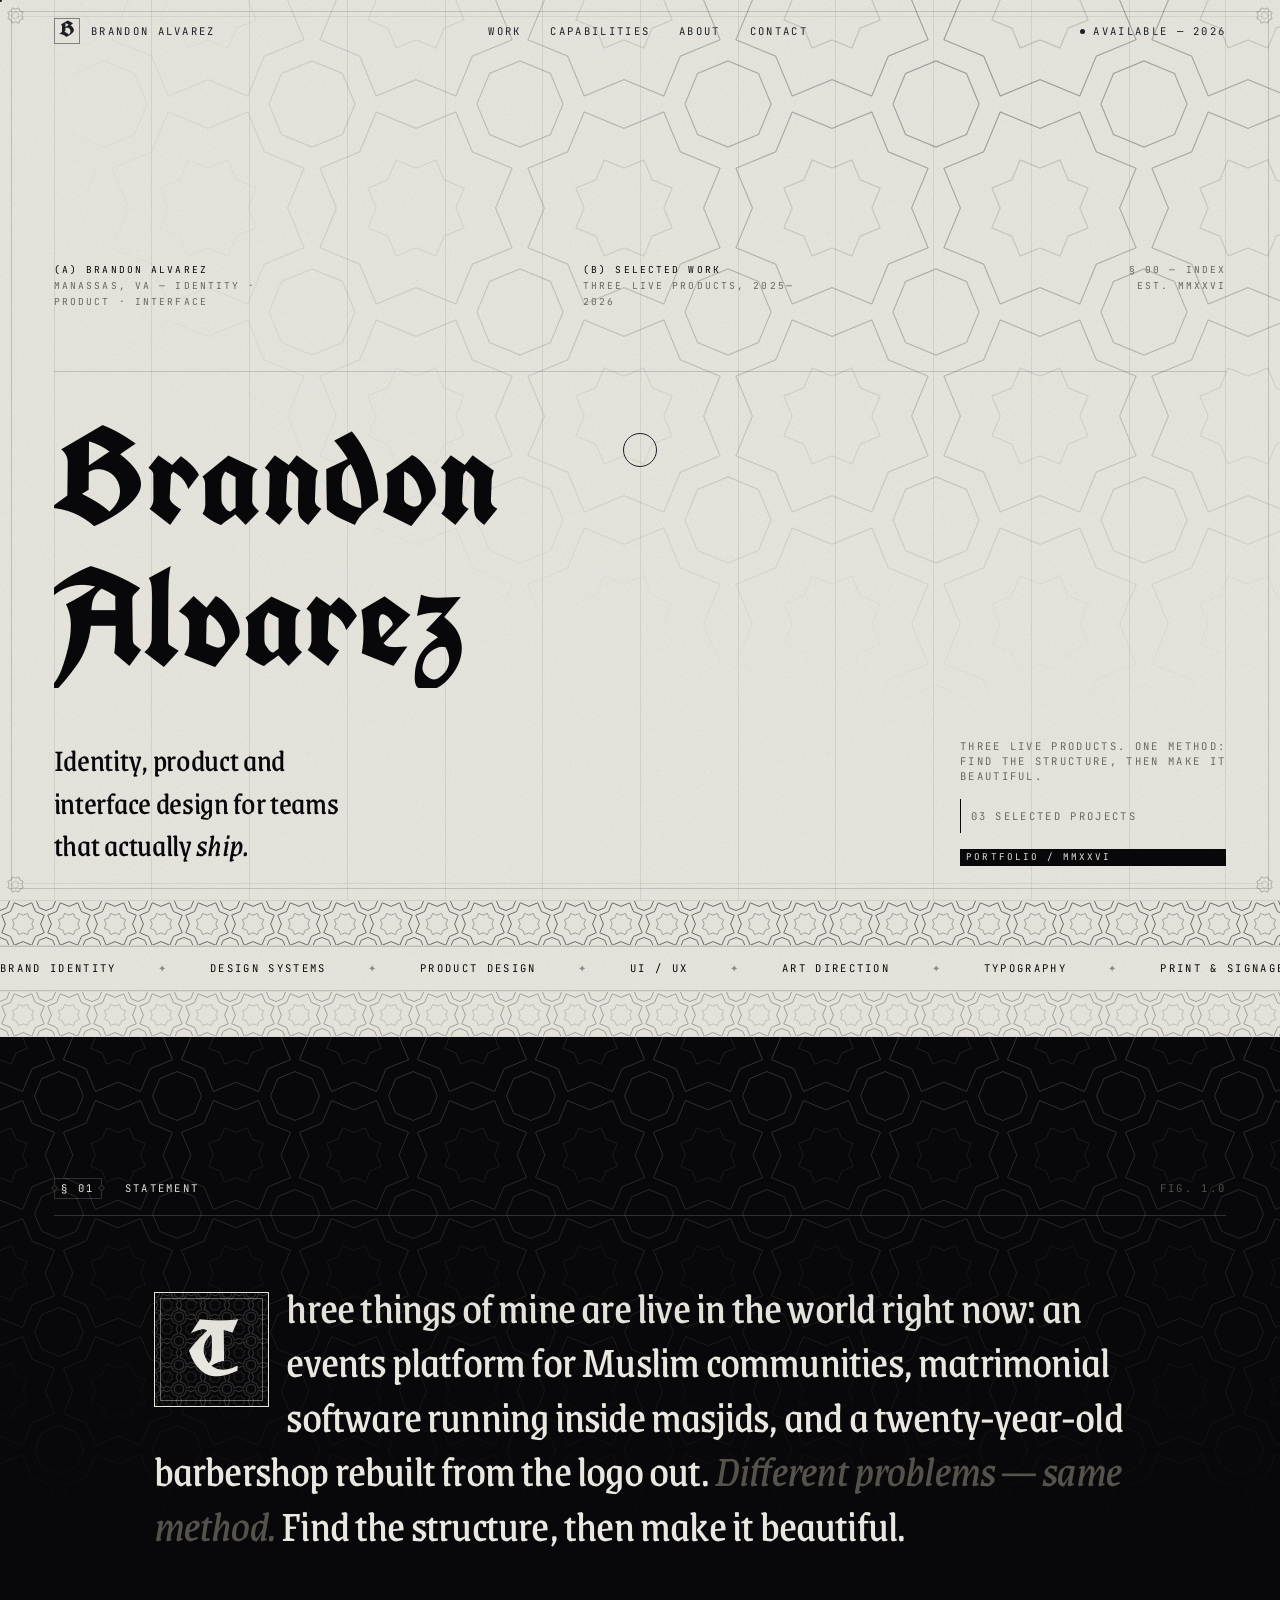
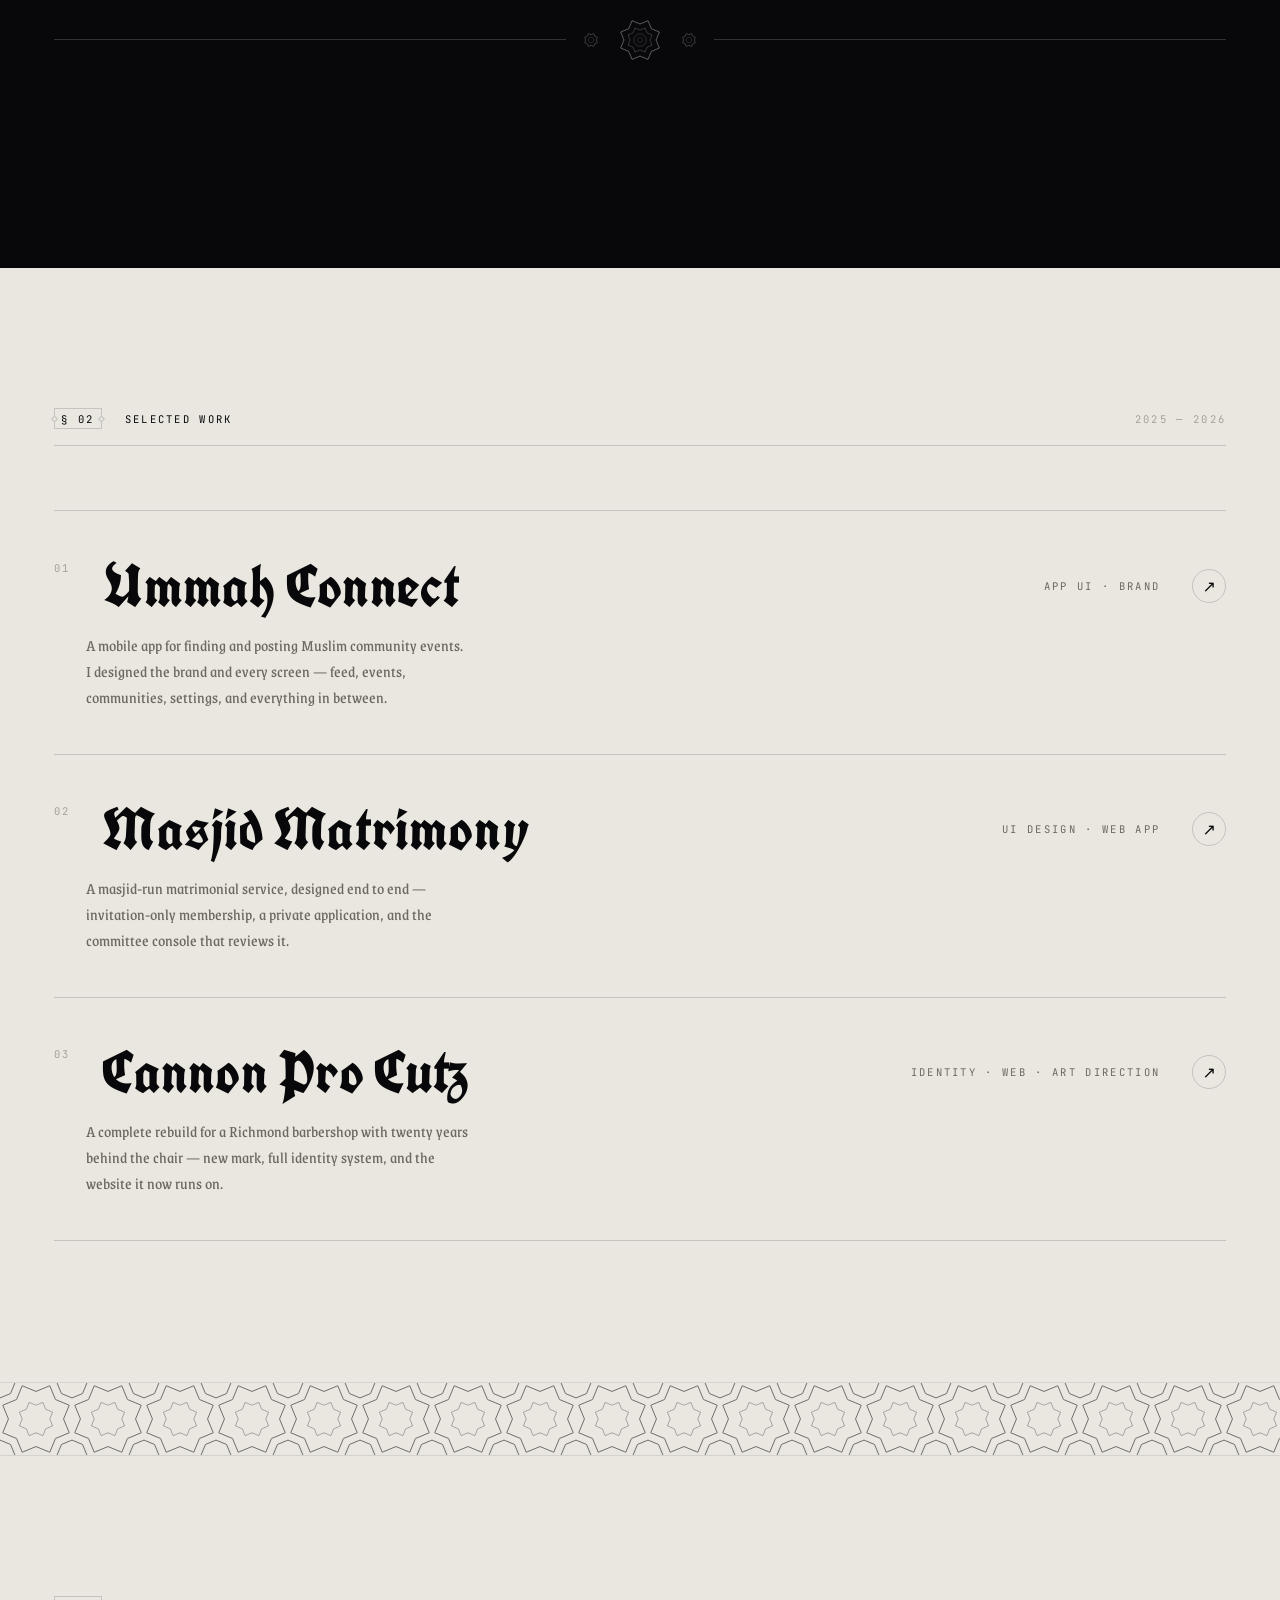
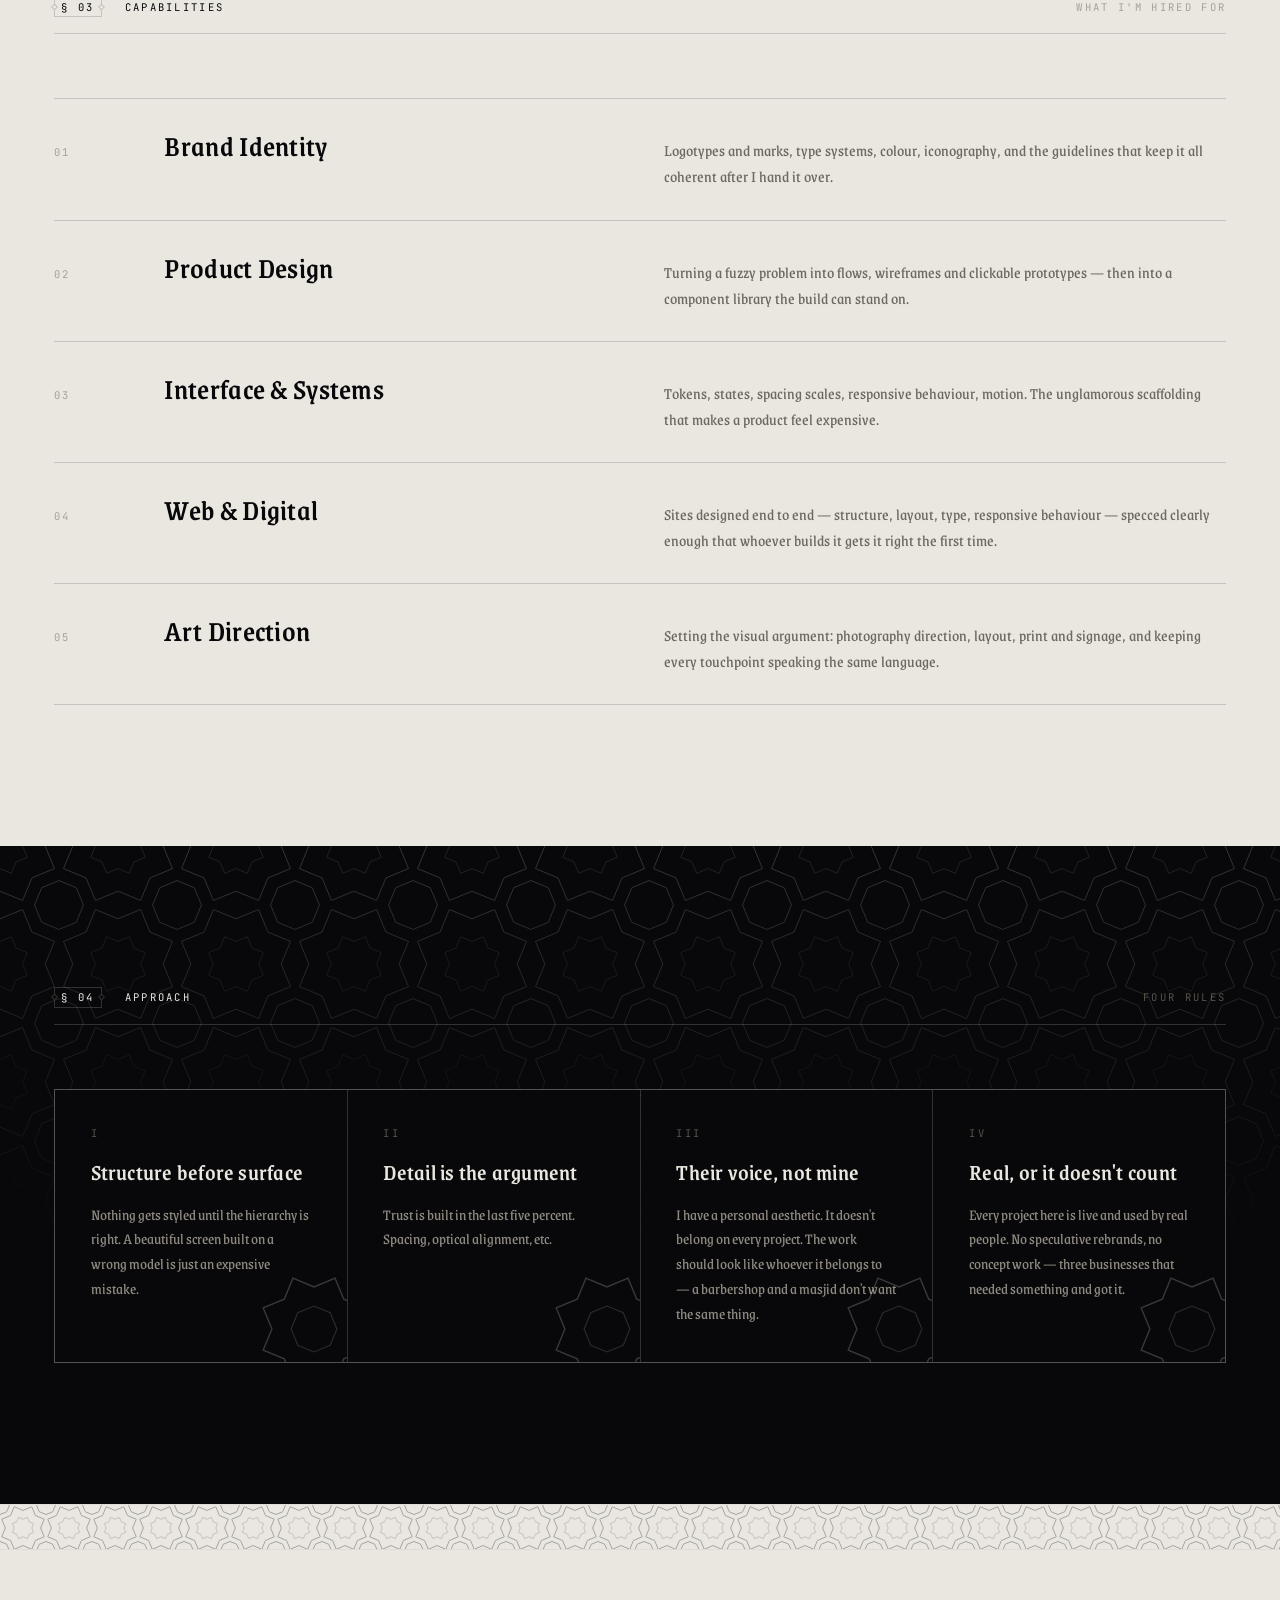
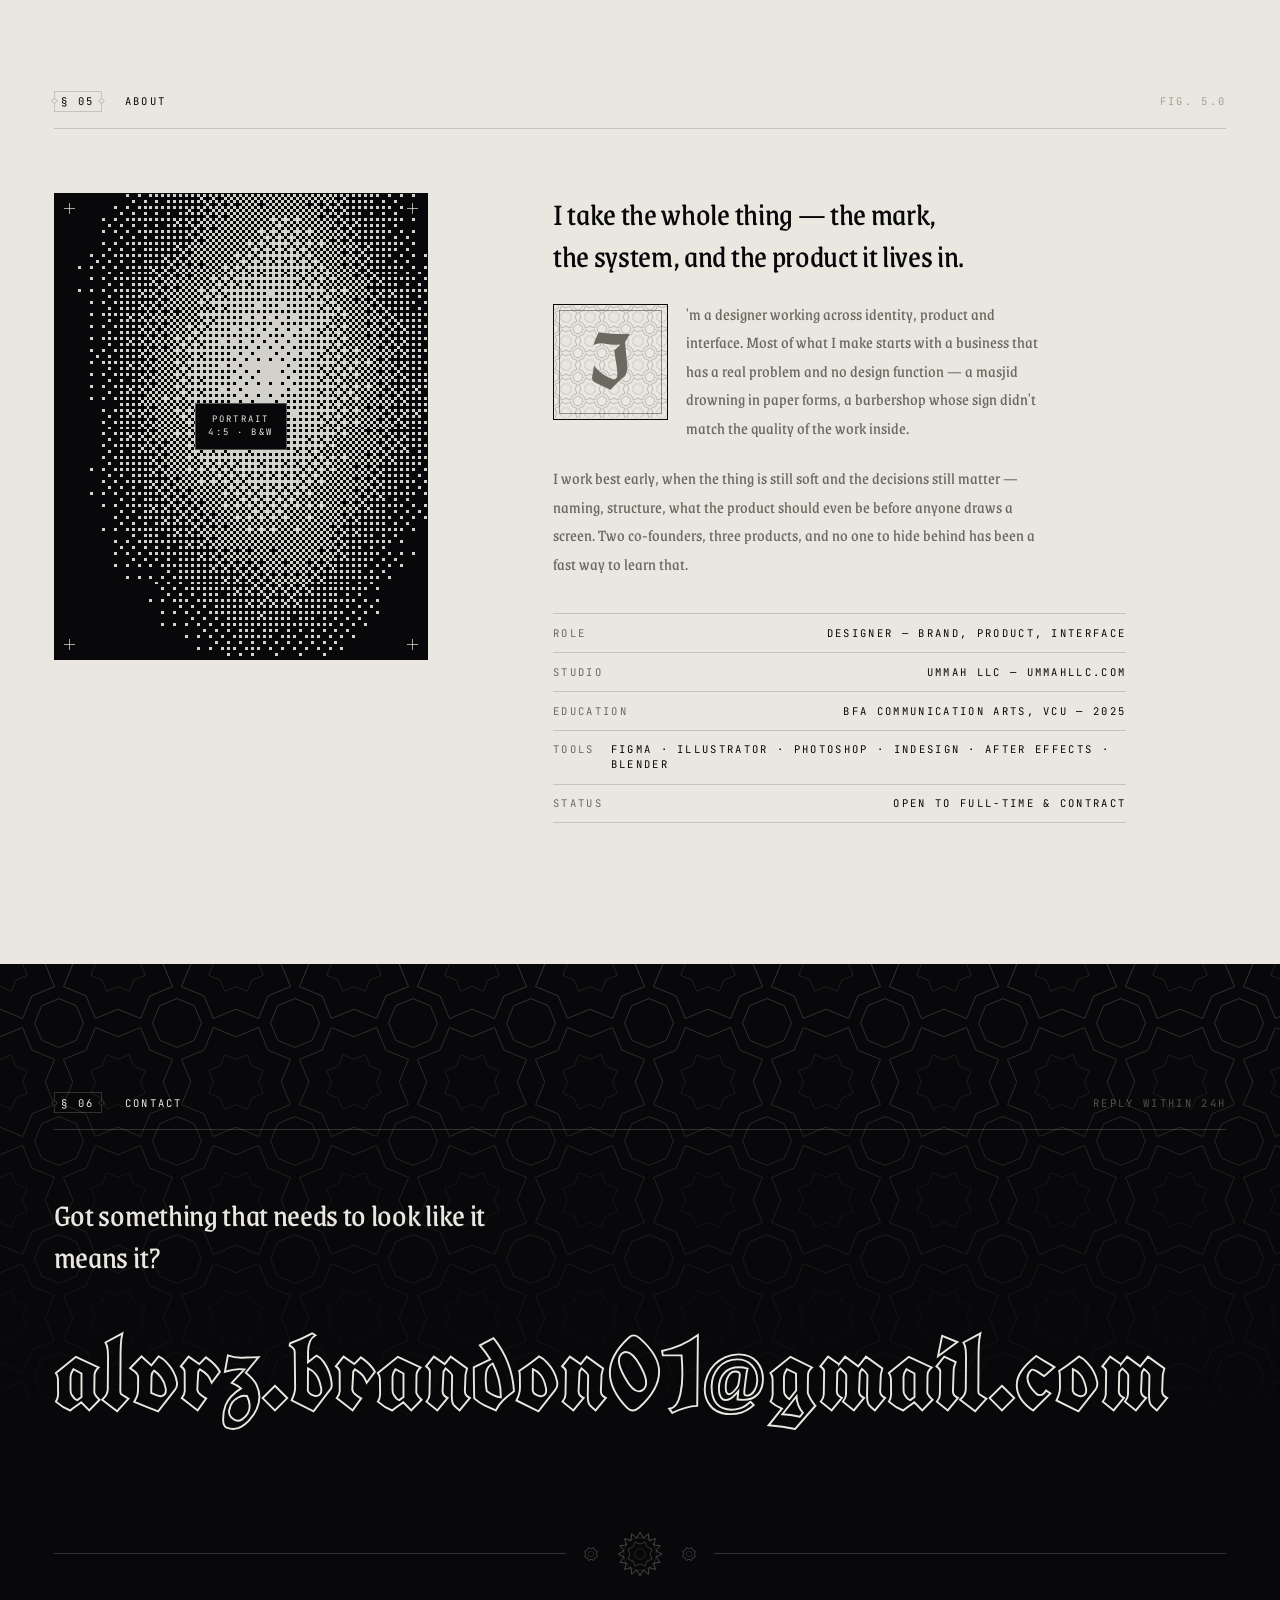
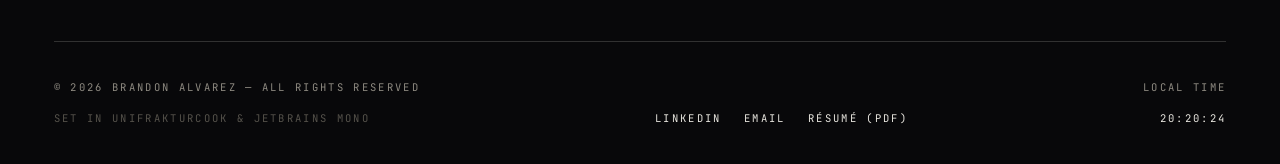
<file: index.html>
<!DOCTYPE html>
<html lang="en">
<head>
<meta charset="utf-8">
<meta name="viewport" content="width=device-width, initial-scale=1">
<title>Brandon Alvarez — Designer, Brand Identity &amp; Product UI</title>
<meta name="description" content="Portfolio of Brandon Alvarez — a designer working across brand identity, product design and interface systems. Selected work: Ummah Connect, a masjid matrimonial platform, and Cannon Pro Cutz &amp; Stylz.">
<meta name="theme-color" content="#0B0B0C">
<meta property="og:title" content="Brandon Alvarez — Identity, Product & Interface Design">
<meta property="og:description" content="Selected work across brand identity, product design and interface systems.">
<meta property="og:type" content="website">
<link rel="icon" href="favicon.ico" sizes="any">
<link rel="icon" type="image/png" href="favicon-32.png" sizes="32x32">
<link rel="apple-touch-icon" href="apple-touch-icon.png">
<meta property="og:image" content="https://YOURDOMAIN.com/og-image.jpg">
<meta property="og:image:width" content="1200">
<meta property="og:image:height" content="630">
<meta name="twitter:card" content="summary_large_image">
<link rel="stylesheet" href="assets/css/main.css">
</head>
<body>

<!-- ░░ PRELOADER ░░ -->
<div class="preload">
  <div class="pl-inner">
    <div class="pl-rose" data-motif="mark" data-motif-weight="1"></div>
    <div class="pl-num">000 / 100</div>
  </div>
</div>

<!-- ░░ FIXED CHROME ░░ -->
<div class="overlay-grid" aria-hidden="true"><span></span><span></span><span></span><span></span><span></span><span></span><span></span><span></span><span></span><span></span><span></span><span></span></div>
<div class="grain" aria-hidden="true"></div>
<div class="screen" aria-hidden="true"></div>
<div class="frame" aria-hidden="true">
  <i class="t"></i><i class="b"></i><i class="l"></i><i class="r"></i>
  <i class="t2"></i><i class="b2"></i>
  <b class="c1" data-motif="mark" data-motif-weight="2.2"></b>
  <b class="c2" data-motif="mark" data-motif-weight="2.2"></b>
  <b class="c3" data-motif="mark" data-motif-weight="2.2"></b>
  <b class="c4" data-motif="mark" data-motif-weight="2.2"></b>
</div>
<div class="progress" aria-hidden="true"><i></i></div>
<div class="cursor" aria-hidden="true"><span class="label"></span></div>
<div class="cursor-dot" aria-hidden="true"></div>
<div class="peek" aria-hidden="true"></div>

<!-- ░░ HEADER ░░ -->
<header class="hdr">
  <a class="mark" href="#top">
    <span class="glyph">B</span>
    <span class="mono">Brandon Alvarez</span>
  </a>
  <nav>
    <a href="#work" class="mono">Work</a>
    <a href="#capabilities" class="mono">Capabilities</a>
    <a href="#about" class="mono">About</a>
    <a href="#contact" class="mono">Contact</a>
  </nav>
  <span class="status mono"><i class="dot"></i> Available — <span data-year></span></span>
</header>

<main id="top">

<!-- ░░ 00 · HERO ░░ -->
<section class="hero">
  <div class="hero-lattice" data-lattice="208" data-lattice-weight="1.1" aria-hidden="true"></div>

  <div class="hero-meta flyer">
    <div>
      <b>(A) Brandon Alvarez</b><br>
      Manassas, VA — Identity · Product · Interface
    </div>
    <div>
      <b>(B) Selected work</b><br>
      Three live products, 2025—2026
    </div>
    <div class="rt">
      § 00 — Index<br>
      Est. MMXXVI
    </div>
  </div>

  <h1 class="hero-title display d1">
    <span class="ln"><span>Brandon</span></span>
    <span class="ln"><span>Alvarez</span></span>
  </h1>

  <div class="hero-foot">
    <p class="lede">Identity, product and interface design for teams that actually <em>ship.</em></p>
    <div class="stack" style="max-width:34ch">
      <p class="mono muted">Three live products. One method:<br>find the structure, then make it<br>beautiful.</p>
      <a href="#work" class="scroll-cue mono" data-cursor="Scroll"><i></i> 03 Selected projects</a>
      <span class="tab">Portfolio / MMXXVI</span>
    </div>
  </div>
</section>

<!-- ░░ ORNAMENT BAND + MARQUEE ░░ -->
<div class="band" data-lattice="46" data-lattice-centre data-lattice-weight="1" aria-hidden="true"></div>

<div class="marquee" aria-hidden="true">
  <div class="track mono">
    <span>Brand Identity</span><span>Design Systems</span><span>Product Design</span><span>UI / UX</span>
    <span>Art Direction</span><span>Typography</span><span>Print &amp; Signage</span><span>Logo &amp; Mark</span>
  </div>
</div>

<div class="band faint" data-lattice="46" data-lattice-centre aria-hidden="true"></div>

<!-- ░░ 01 · MANIFEST ░░ -->
<section class="section manifest" data-theme="dark">
  <div class="sec-lattice" data-lattice="118" aria-hidden="true"></div>
  <div class="wrap">
    <div class="sec-head mono">
      <span class="idx">§ 01</span>
      <span class="ttl">Statement</span>
      <span class="aside">Fig. 1.0</span>
    </div>
    <div class="grid">
      <p class="stmt rv" data-dropcap>
        Three things of mine are live in the world right now: an events platform for Muslim
        communities, matrimonial software running inside masjids, and a twenty-year-old
        barbershop rebuilt from the logo out. <em class="dim">Different problems — same method.</em>
        Find the structure, then make it beautiful.
      </p>
    </div>
    <div class="center-orn rv">
      <div class="orn-rule" style="width:100%">
        <i class="sm" data-motif="mark" data-motif-weight="2.6"></i>
        <i data-motif="khatam" data-motif-weight="1.5"></i>
        <i class="sm" data-motif="mark" data-motif-weight="2.6"></i>
      </div>
    </div>
  </div>
</section>

<!-- ░░ 02 · SELECTED WORK ░░ -->
<section class="section" id="work">
  <div class="wrap">
    <div class="sec-head mono">
      <span class="idx">§ 02</span>
      <span class="ttl">Selected Work</span>
      <span class="aside">2025 — 2026</span>
    </div>

    <div class="work-list">

      <a class="work-row" href="work/ummah-connect.html"
         data-cursor="View" data-peek-label="Ummah Connect — Community events platform">
        <div class="inner">
          <span class="num mono">01</span>
          <span class="name">Ummah&nbsp;Connect</span>
          <span class="tags mono muted">App UI · Brand</span>
          <span class="arrow" aria-hidden="true">↗</span>
        </div>
        <div class="inner"><span></span><p class="sub">
          A mobile app for finding and posting Muslim community events. I designed the brand
          and every screen — feed, events, communities, settings, and everything in between.
        </p></div>
      </a>

      <a class="work-row" href="work/matrimonial.html"
         data-cursor="View" data-peek-label="Masjid Matrimony — masjid marriage platform">
        <div class="inner">
          <span class="num mono">02</span>
          <span class="name">Masjid&nbsp;Matrimony</span>
          <span class="tags mono muted">UI Design · Web App</span>
          <span class="arrow" aria-hidden="true">↗</span>
        </div>
        <div class="inner"><span></span><p class="sub">
          A masjid-run matrimonial service, designed end to end — invitation-only membership,
          a private application, and the committee console that reviews it.
        </p></div>
      </a>

      <a class="work-row" href="work/cannon-pro-cutz.html"
         data-cursor="View" data-peek-label="Cannon Pro Cutz &amp; Stylz — Full rebrand">
        <div class="inner">
          <span class="num mono">03</span>
          <span class="name">Cannon&nbsp;Pro&nbsp;Cutz</span>
          <span class="tags mono muted">Identity · Web · Art Direction</span>
          <span class="arrow" aria-hidden="true">↗</span>
        </div>
        <div class="inner"><span></span><p class="sub">
          A complete rebuild for a Richmond barbershop with twenty years behind the chair —
          new mark, full identity system, and the website it now runs on.
        </p></div>
      </a>

    </div>
  </div>
</section>

<div class="band tall" data-lattice="72" data-lattice-centre aria-hidden="true"></div>

<!-- ░░ 03 · CAPABILITIES ░░ -->
<section class="section" id="capabilities">
  <div class="wrap">
    <div class="sec-head mono">
      <span class="idx">§ 03</span>
      <span class="ttl">Capabilities</span>
      <span class="aside">What I'm hired for</span>
    </div>

    <div class="caps">
      <div class="cap-row rv">
        <span class="mono faint">01</span>
        <h3>Brand Identity</h3>
        <p>Logotypes and marks, type systems, colour, iconography, and the guidelines that keep it all coherent after I hand it over.</p>
      </div>
      <div class="cap-row rv rv-d1">
        <span class="mono faint">02</span>
        <h3>Product Design</h3>
        <p>Turning a fuzzy problem into flows, wireframes and clickable prototypes — then into a component library the build can stand on.</p>
      </div>
      <div class="cap-row rv rv-d2">
        <span class="mono faint">03</span>
        <h3>Interface &amp; Systems</h3>
        <p>Tokens, states, spacing scales, responsive behaviour, motion. The unglamorous scaffolding that makes a product feel expensive.</p>
      </div>
      <div class="cap-row rv rv-d3">
        <span class="mono faint">04</span>
        <h3>Web &amp; Digital</h3>
        <p>Sites designed end to end — structure, layout, type, responsive behaviour — specced clearly enough that whoever builds it gets it right the first time.</p>
      </div>
      <div class="cap-row rv rv-d4">
        <span class="mono faint">05</span>
        <h3>Art Direction</h3>
        <p>Setting the visual argument: photography direction, layout, print and signage, and keeping every touchpoint speaking the same language.</p>
      </div>
    </div>
  </div>
</section>

<!-- ░░ 04 · APPROACH ░░ -->
<section class="section" data-theme="dark">
  <div class="sec-lattice" data-lattice="118" aria-hidden="true"></div>
  <div class="wrap">
    <div class="sec-head mono">
      <span class="idx">§ 04</span>
      <span class="ttl">Approach</span>
      <span class="aside">Four rules</span>
    </div>
    <div class="tenets">
      <article class="tenet rv">
        <div class="ornament rose" data-motif="mark" data-motif-weight="1" aria-hidden="true"></div>
        <span class="mono faint">I</span>
        <div><h4>Structure before surface</h4>
        <p class="mt-s">Nothing gets styled until the hierarchy is right. A beautiful screen built on a wrong model is just an expensive mistake.</p></div>
      </article>
      <article class="tenet rv rv-d1">
        <div class="ornament rose" data-motif="mark" data-motif-weight="1" aria-hidden="true"></div>
        <span class="mono faint">II</span>
        <div><h4>Detail is the argument</h4>
        <p class="mt-s">Trust is built in the last five percent. Spacing, optical alignment, etc.</p></div>
      </article>
      <article class="tenet rv rv-d2">
        <div class="ornament rose" data-motif="mark" data-motif-weight="1" aria-hidden="true"></div>
        <span class="mono faint">III</span>
        <div><h4>Their voice, not mine</h4>
        <p class="mt-s">I have a personal aesthetic. It doesn't belong on every project. The work should look like whoever it belongs to — a barbershop and a masjid don't want the same thing.</p></div>
      </article>
      <article class="tenet rv rv-d3">
        <div class="ornament rose" data-motif="mark" data-motif-weight="1" aria-hidden="true"></div>
        <span class="mono faint">IV</span>
        <div><h4>Real, or it doesn't count</h4>
        <p class="mt-s">Every project here is live and used by real people. No speculative rebrands, no concept work — three businesses that needed something and got it.</p></div>
      </article>
    </div>
  </div>
</section>

<div class="band faint" data-lattice="46" data-lattice-centre aria-hidden="true"></div>

<!-- ░░ 05 · ABOUT ░░ -->
<section class="section" id="about">
  <div class="wrap">
    <div class="sec-head mono">
      <span class="idx">§ 05</span>
      <span class="ttl">About</span>
      <span class="aside">Fig. 5.0</span>
    </div>

    <div class="grid">
      <div class="about-portrait rv">
        <div class="slot tall">
          <span class="tick tl"></span><span class="tick tr"></span>
          <span class="tick bl"></span><span class="tick br"></span>
          <span class="cap">Portrait<br>4:5 · B&amp;W</span>
        </div>
      </div>

      <div class="about-copy rv rv-d1">
        <p class="lede" style="max-width:28ch">I take the whole thing — the mark, the system, and the product it lives in.</p>
        <p class="body-lg" data-dropcap>
          I'm a designer working across identity, product and interface. Most of what I make
          starts with a business that has a real problem and no design function — a masjid
          drowning in paper forms, a barbershop whose sign didn't match the quality of the work
          inside.
        </p>
        <p class="body-lg">
          I work best early, when the thing is still soft and the decisions still matter — naming,
          structure, what the product should even be before anyone draws a screen. Two co-founders,
          three products, and no one to hide behind has been a fast way to learn that.
        </p>

        <div class="facts mono">
          <div><span class="muted">Role</span><span>Designer — brand, product, interface</span></div>
          <div><span class="muted">Studio</span><span>Ummah LLC — ummahllc.com</span></div>
          <div><span class="muted">Education</span><span>BFA Communication Arts, VCU — 2025</span></div>
          <div><span class="muted">Tools</span><span>Figma · Illustrator · Photoshop · InDesign · After Effects · Blender</span></div>
          <div><span class="muted">Status</span><span>Open to full-time &amp; contract</span></div>
        </div>
      </div>
    </div>
  </div>
</section>

<!-- ░░ 06 · CONTACT ░░ -->
<section class="section contact" id="contact" data-theme="dark">
  <div class="sec-lattice" data-lattice="118" aria-hidden="true"></div>
  <div class="wrap">
    <div class="sec-head mono">
      <span class="idx">§ 06</span>
      <span class="ttl">Contact</span>
      <span class="aside">Reply within 24h</span>
    </div>

    <p class="lede rv" style="max-width:30ch">Got something that needs to look like it means it?</p>

    <a class="mailto outline wipe" href="mailto:alvrz.brandon01@gmail.com" data-cursor="Email">
      <span>alvrz.brandon01@gmail.com</span>
    </a>

    <div class="center-orn">
      <div class="orn-rule" style="width:100%">
        <i class="sm" data-motif="mark" data-motif-weight="2.6"></i>
        <i data-motif="nasrid" data-motif-weight="1.4"></i>
        <i class="sm" data-motif="mark" data-motif-weight="2.6"></i>
      </div>
    </div>

    <footer class="ftr mono">
      <div class="stack">
        <span class="muted">© <span data-year></span> Brandon Alvarez — All rights reserved</span>
        <span class="faint">Set in UnifrakturCook &amp; JetBrains Mono</span>
      </div>
      <div class="socials">
        <a href="https://www.linkedin.com/in/brandon-alvarez-174bba21a/" data-cursor="↗">LinkedIn</a>
        <a href="mailto:alvrz.brandon01@gmail.com" data-cursor="↗">Email</a>
        <a href="BrandonAlvarezDesignResume.pdf" target="_blank" data-cursor="↗">Résumé (PDF)</a>
      </div>
      <div class="stack" style="text-align:right">
        <span class="muted">Local time</span>
        <span data-clock="America/New_York">--:--:--</span>
      </div>
    </footer>
  </div>
</section>

</main>
<script src="assets/js/main.js"></script>
</body>
</html>
</file>
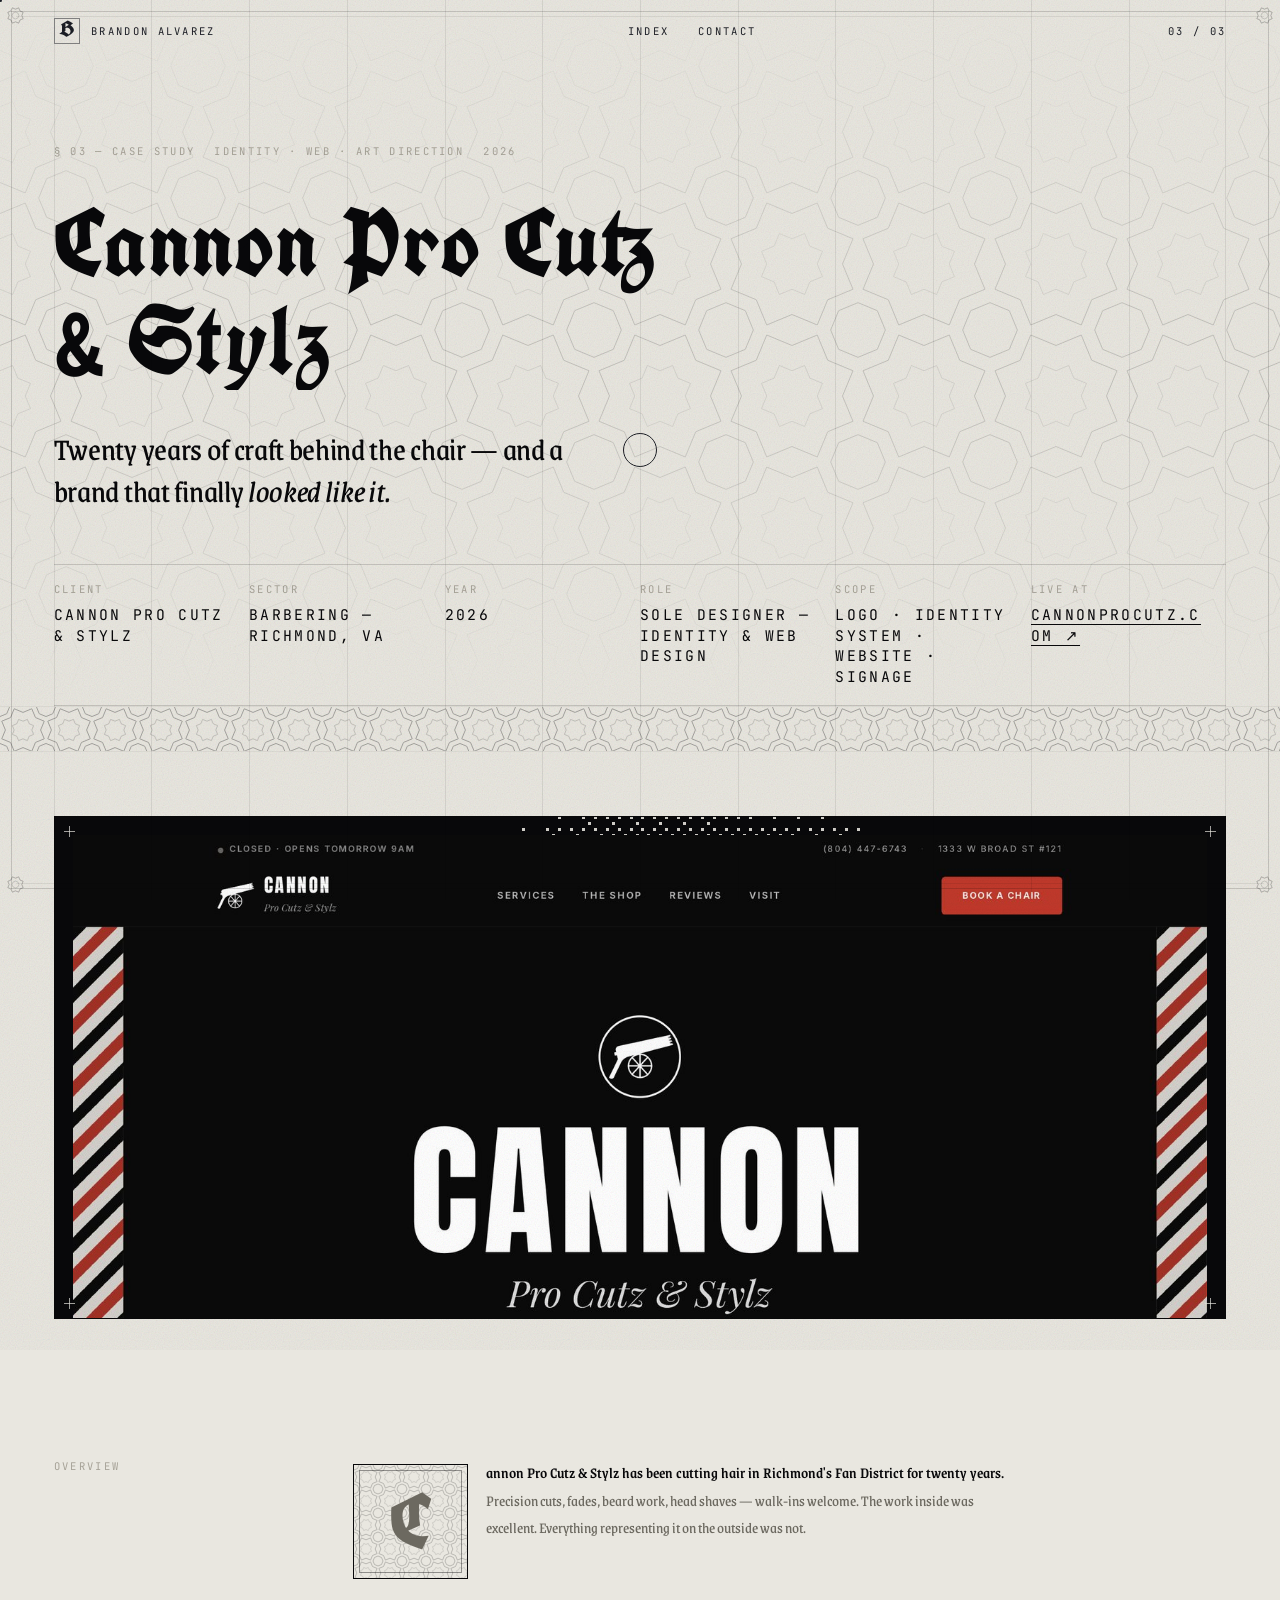
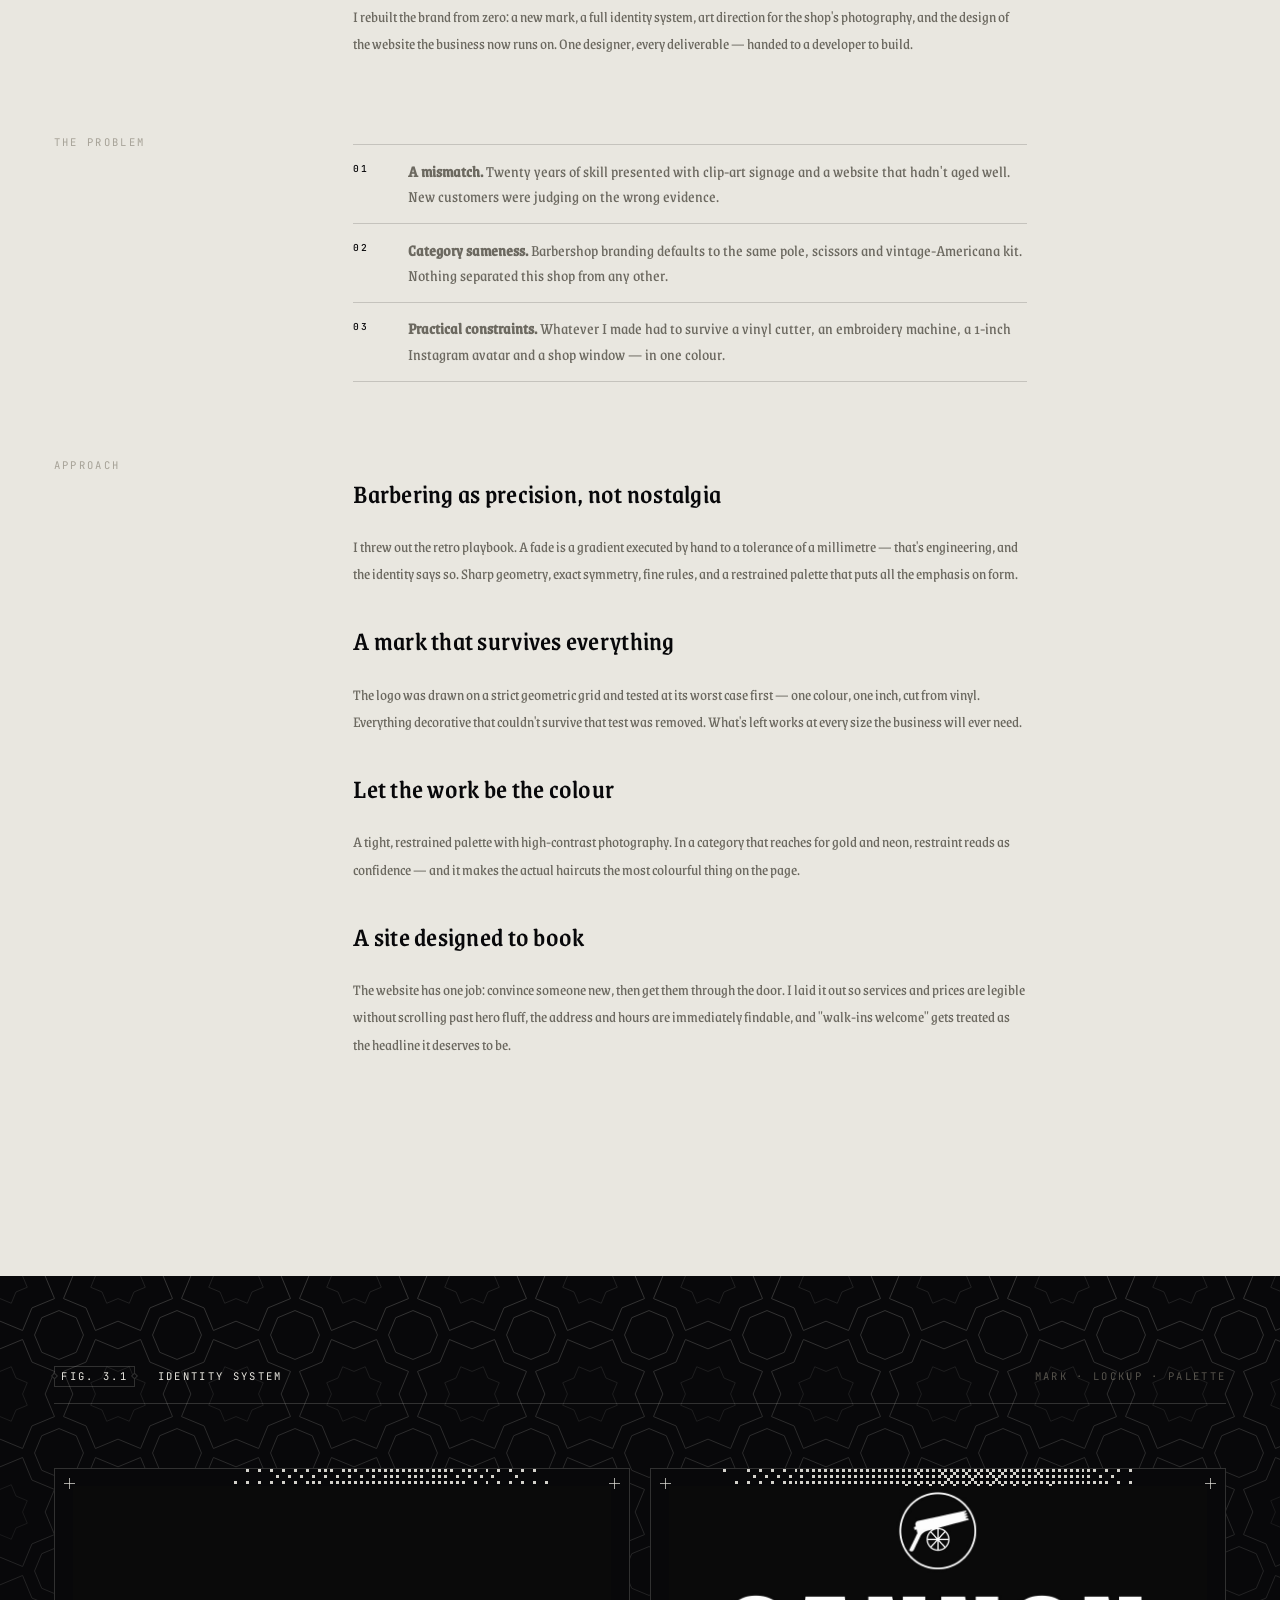
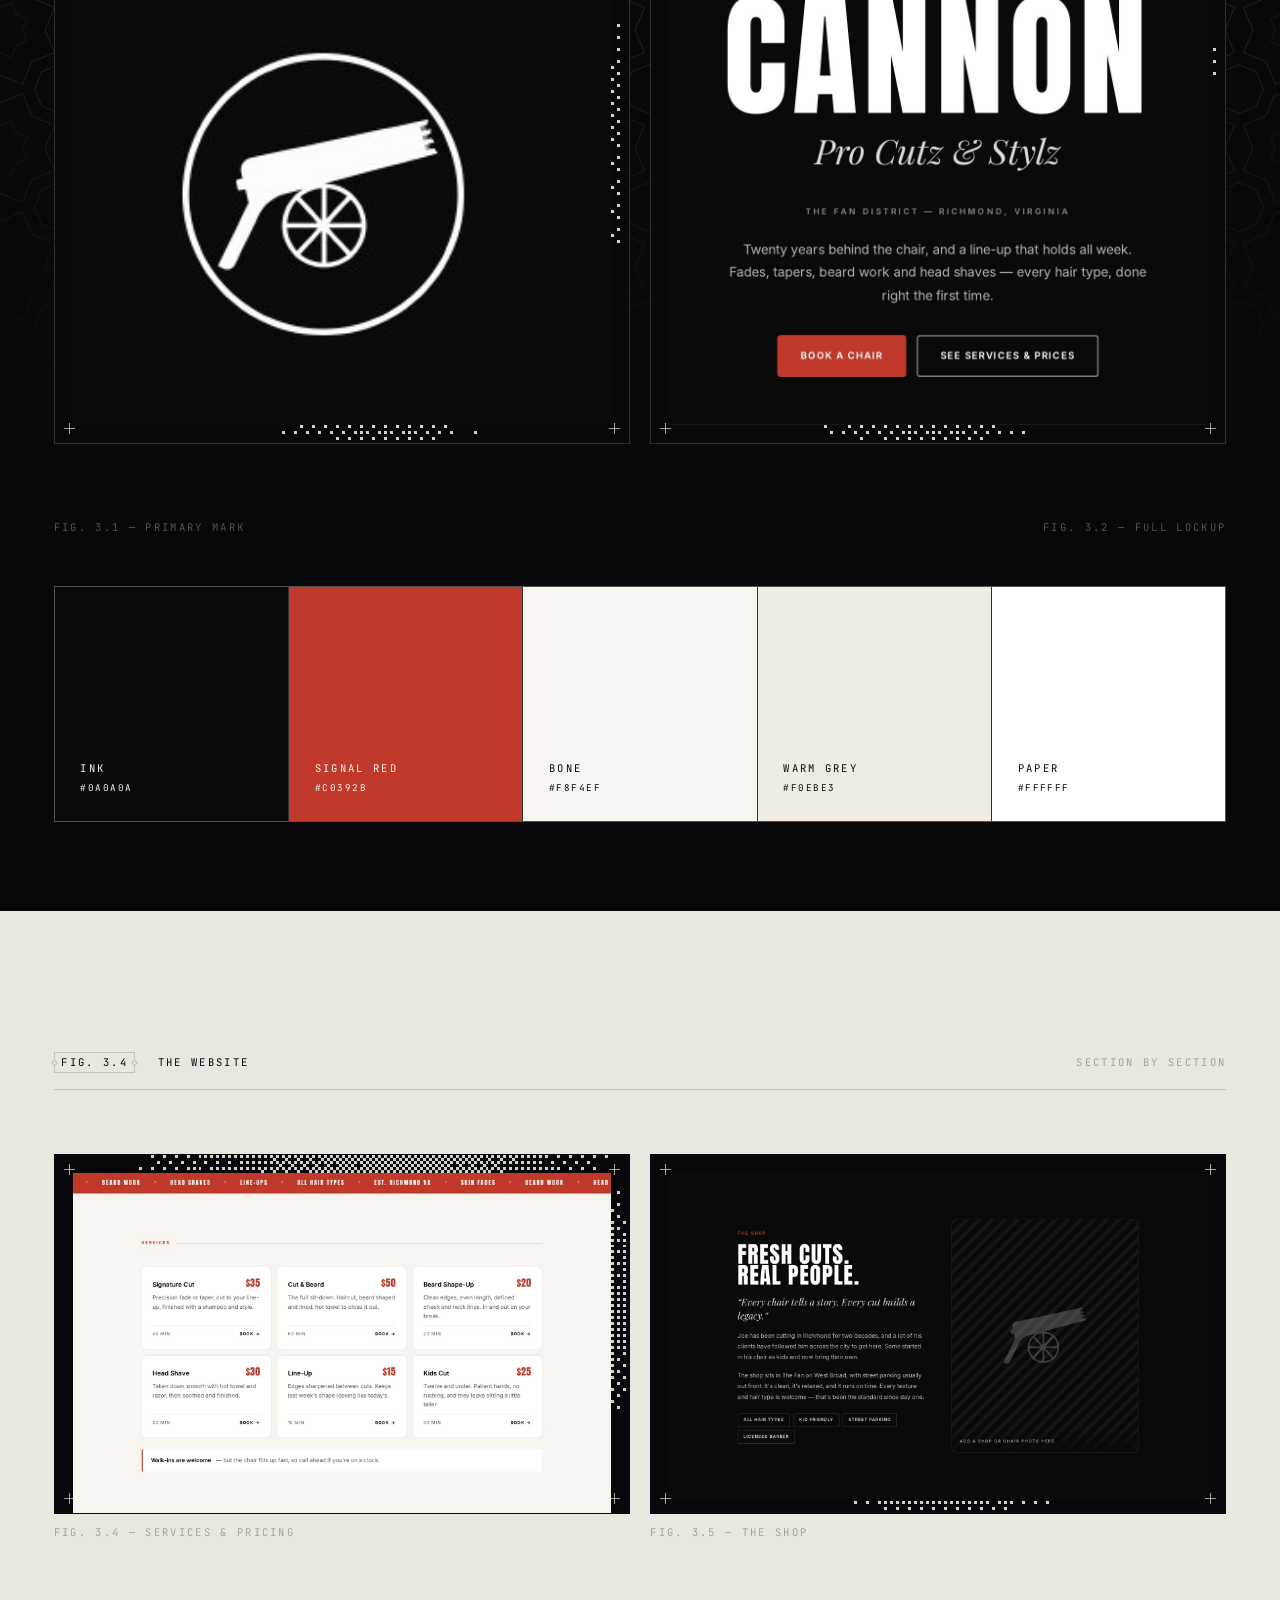
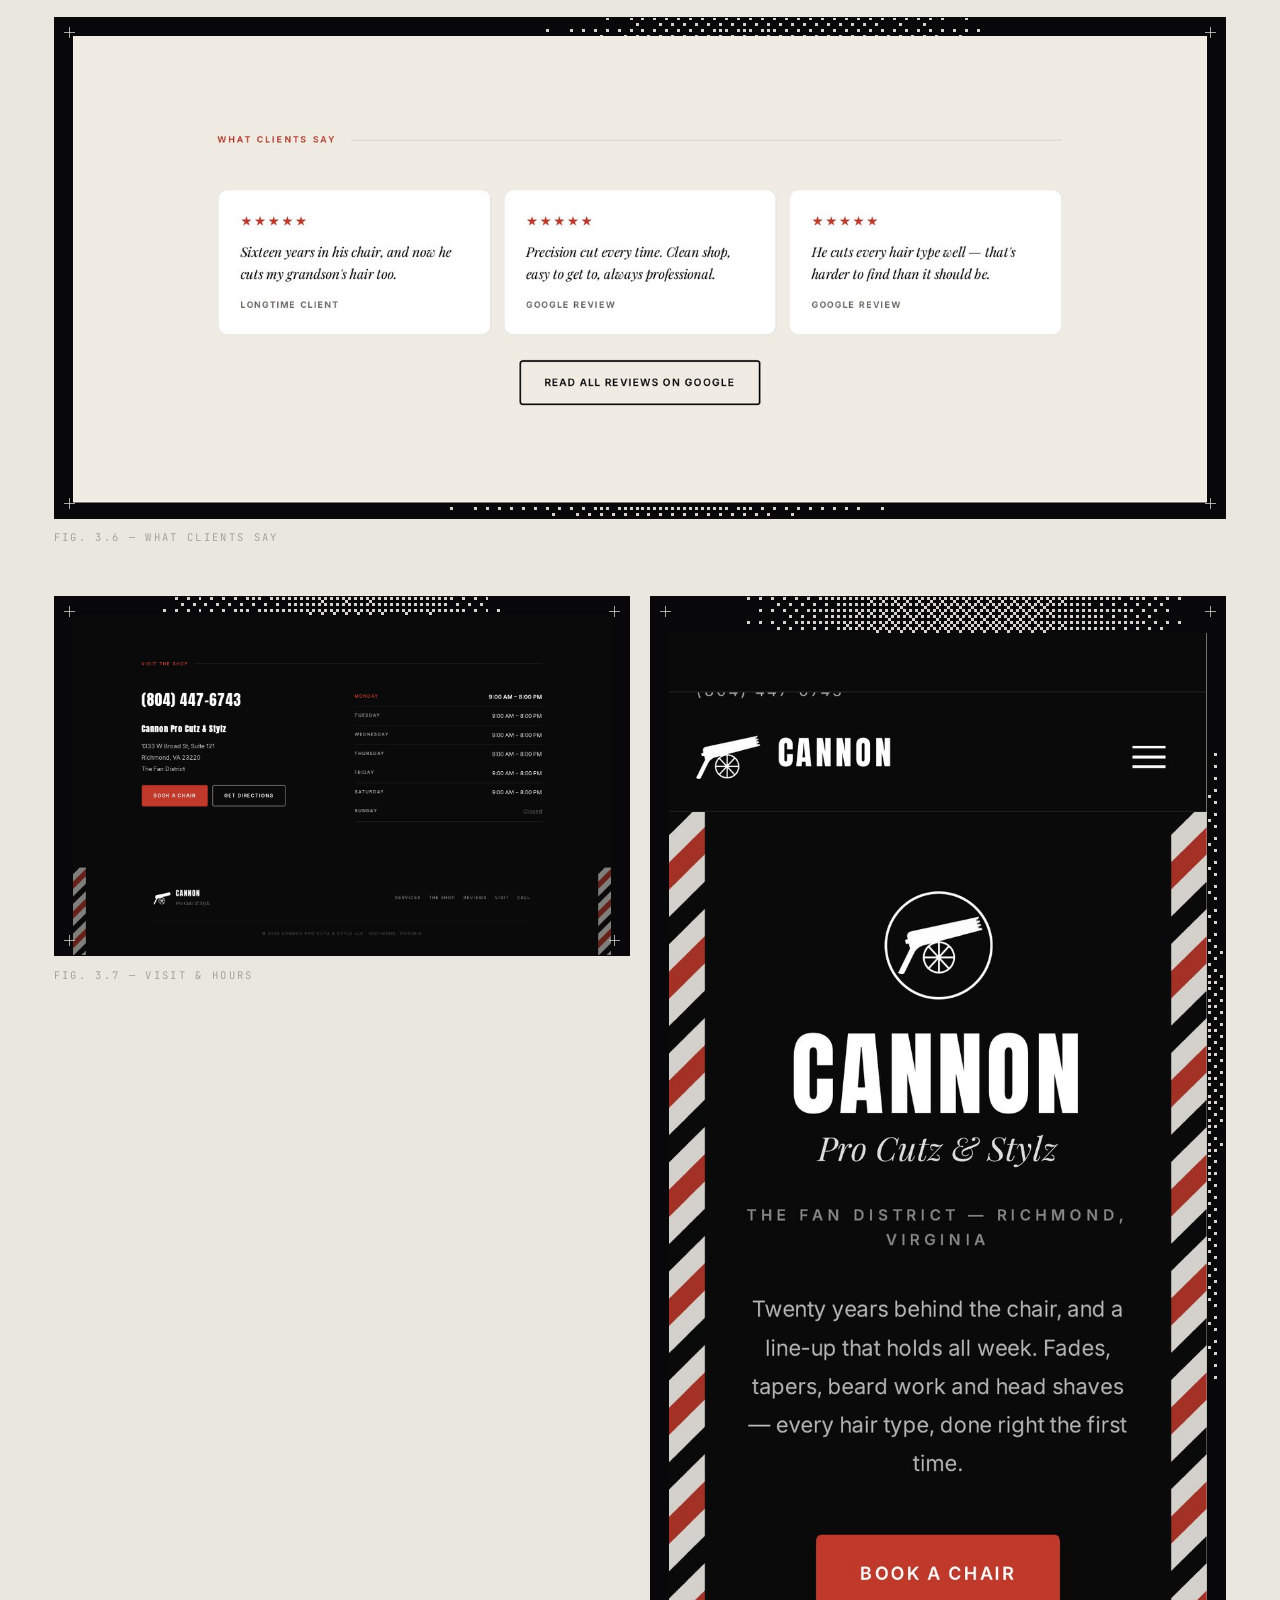
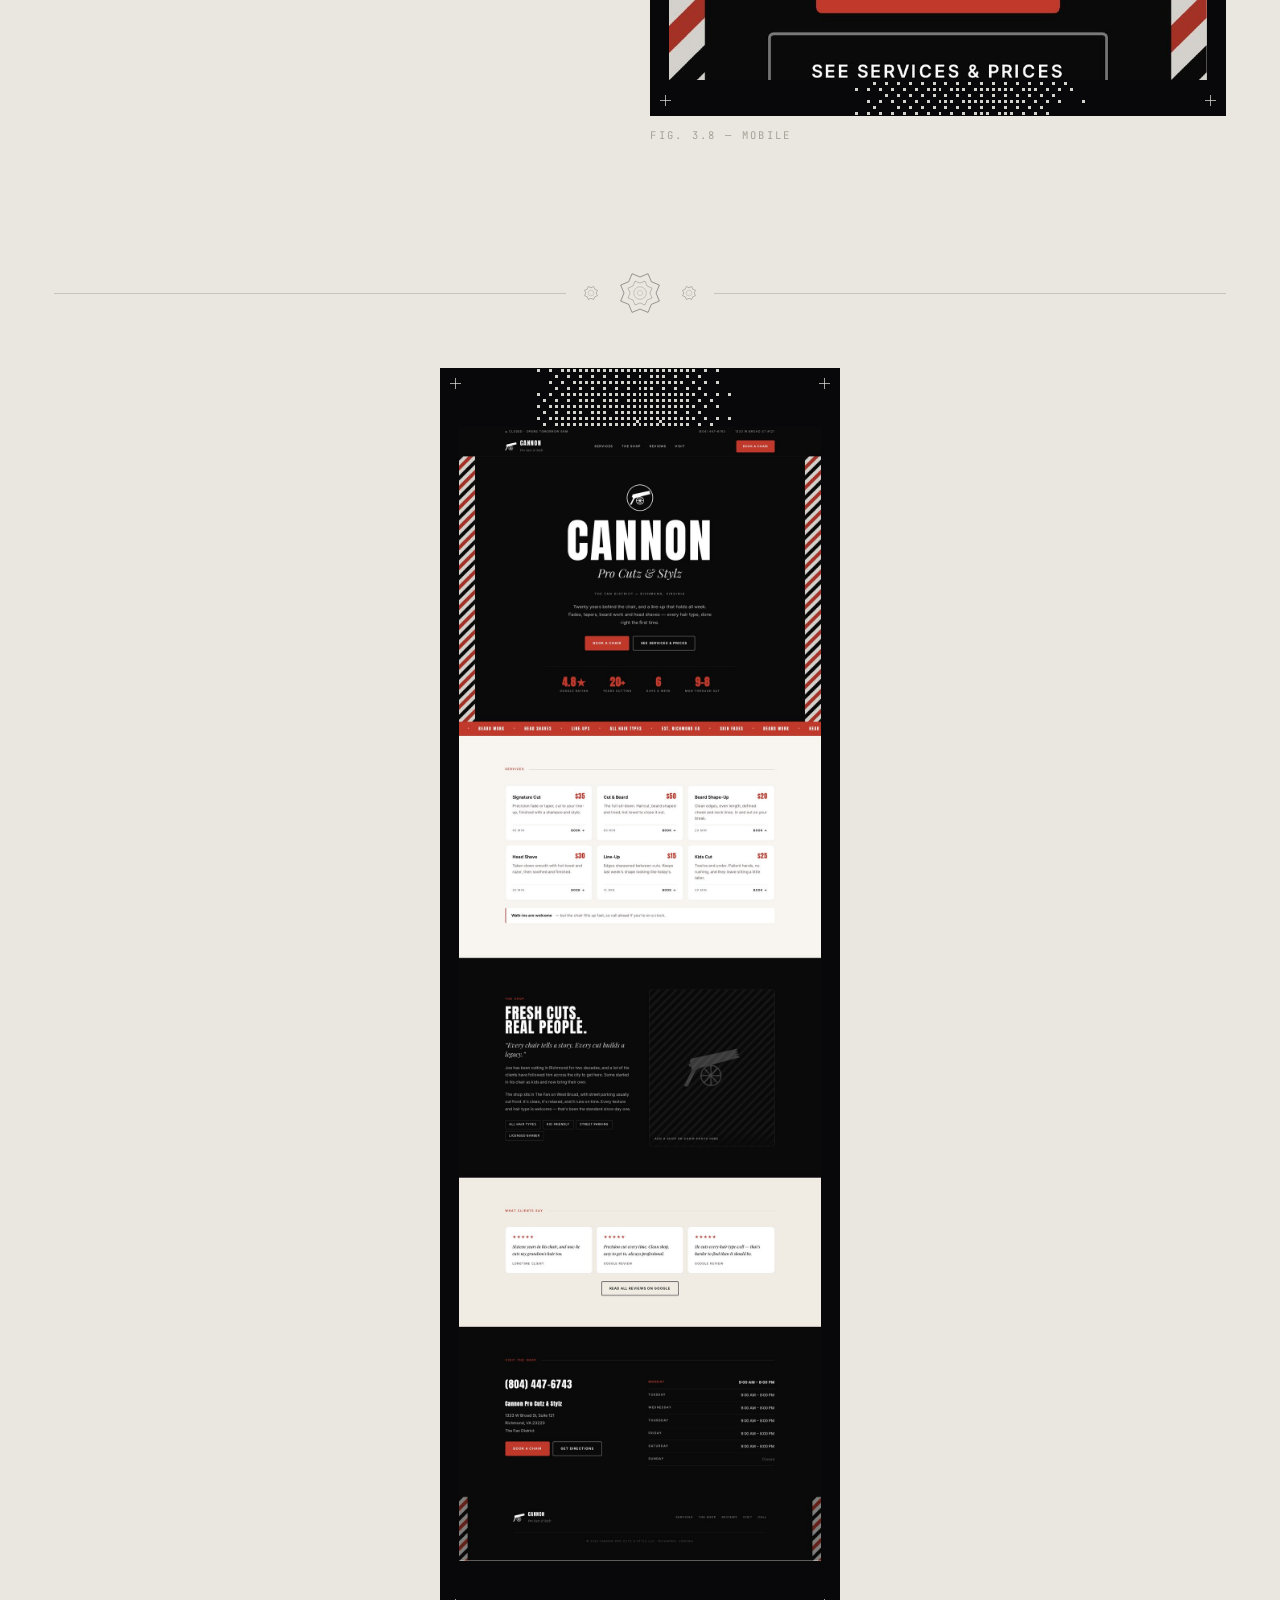
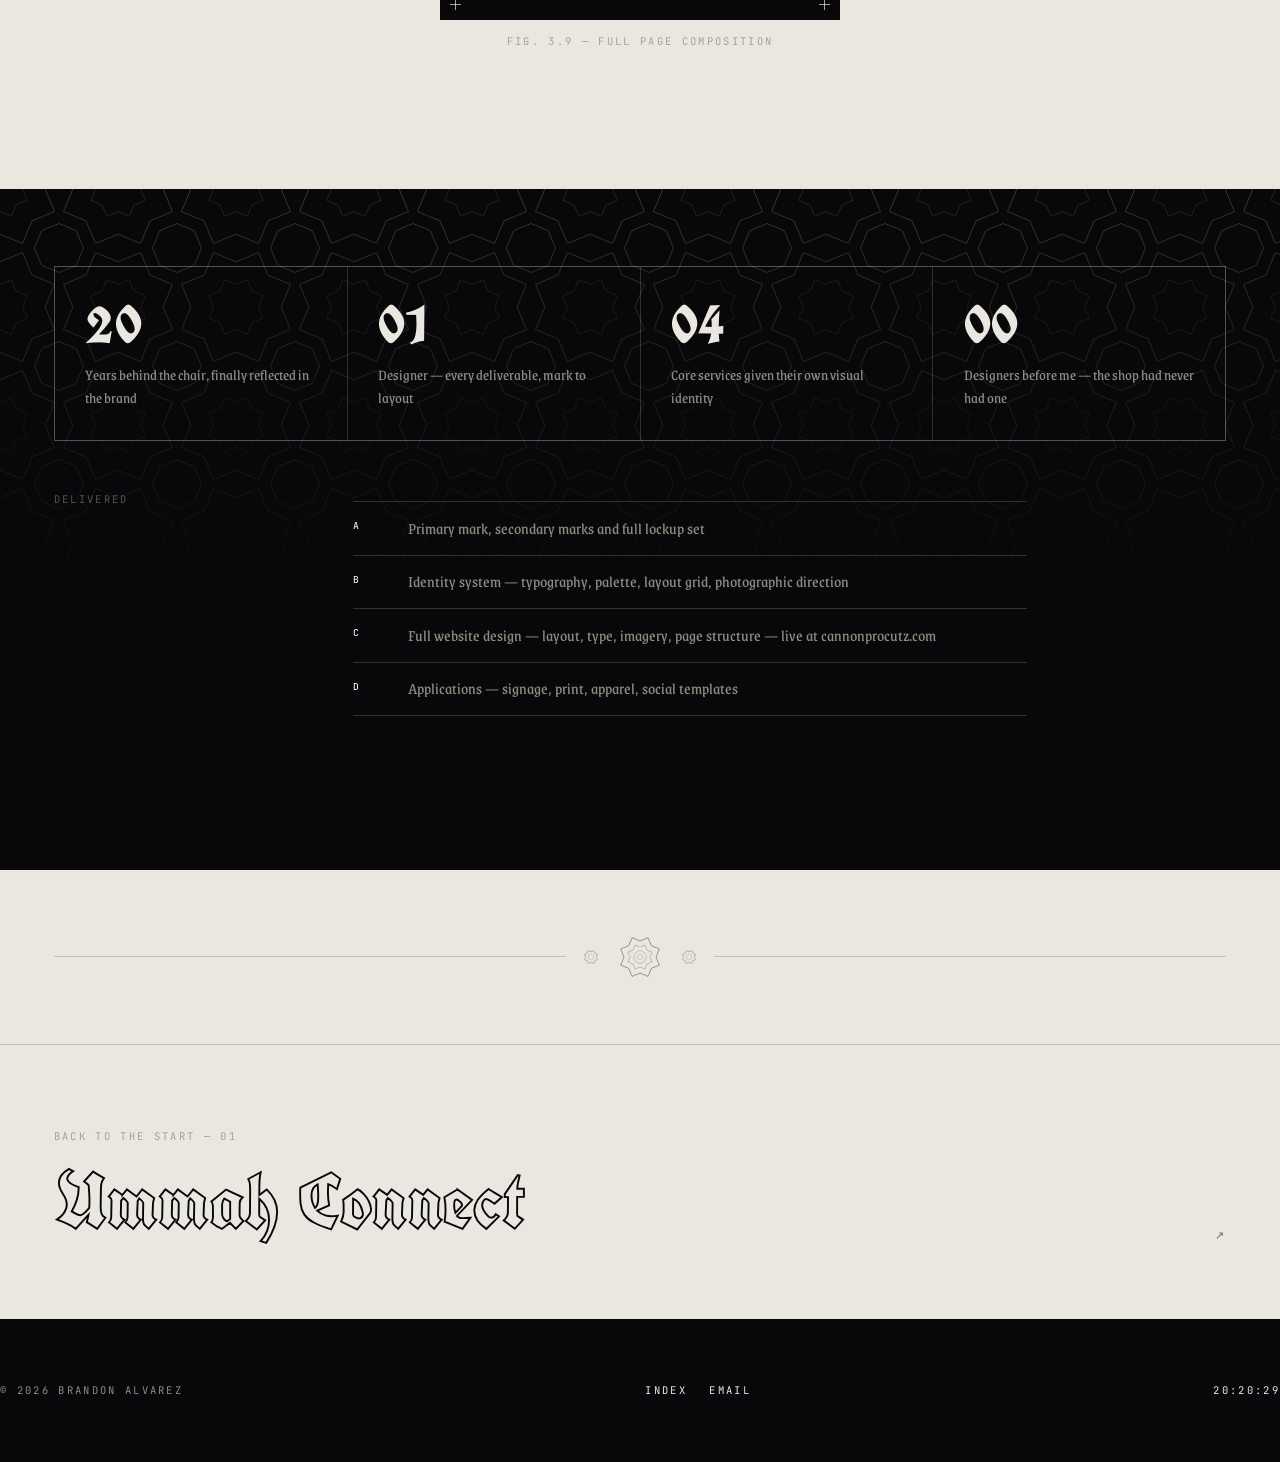
<file: work/cannon-pro-cutz.html>
<!DOCTYPE html>
<html lang="en">
<head>
<meta charset="utf-8">
<meta name="viewport" content="width=device-width, initial-scale=1">
<title>Cannon Pro Cutz &amp; Stylz — Brandon Alvarez</title>
<meta name="description" content="Case study: a complete brand rebuild for Cannon Pro Cutz &amp; Stylz, a Richmond barbershop — logo, identity system, art direction and website by Brandon.">
<meta name="theme-color" content="#0B0B0C">
<link rel="icon" href="../favicon.ico" sizes="any">
<link rel="icon" type="image/png" href="../favicon-32.png" sizes="32x32">
<link rel="apple-touch-icon" href="../apple-touch-icon.png">
<meta property="og:title" content="Cannon Pro Cutz & Stylz — Brandon Alvarez">
<meta property="og:type" content="website">
<meta property="og:image" content="https://YOURDOMAIN.com/og-image.jpg">
<meta property="og:image:width" content="1200">
<meta property="og:image:height" content="630">
<meta name="twitter:card" content="summary_large_image">
<link rel="stylesheet" href="../assets/css/main.css">
</head>
<body>

<div class="overlay-grid" aria-hidden="true"><span></span><span></span><span></span><span></span><span></span><span></span><span></span><span></span><span></span><span></span><span></span><span></span></div>
<div class="grain" aria-hidden="true"></div>
<div class="frame" aria-hidden="true">
  <i class="t"></i><i class="b"></i><i class="l"></i><i class="r"></i>
  <i class="t2"></i><i class="b2"></i>
  <b class="c1" data-motif="mark" data-motif-weight="2.2"></b>
  <b class="c2" data-motif="mark" data-motif-weight="2.2"></b>
  <b class="c3" data-motif="mark" data-motif-weight="2.2"></b>
  <b class="c4" data-motif="mark" data-motif-weight="2.2"></b>
</div>
<div class="progress" aria-hidden="true"><i></i></div>
<div class="cursor" aria-hidden="true"><span class="label"></span></div>
<div class="cursor-dot" aria-hidden="true"></div>

<header class="hdr">
  <a class="mark" href="../index.html" data-cursor="Back">
    <span class="glyph">B</span><span class="mono">Brandon Alvarez</span>
  </a>
  <nav>
    <a href="../index.html#work" class="mono">Index</a>
    <a href="../index.html#contact" class="mono">Contact</a>
  </nav>
  <span class="mono">03 / 03</span>
</header>

<main>

<section class="cs-hero section-lattice">
  <div class="lattice-band" data-lattice="132" aria-hidden="true"></div>
  <div class="kicker mono">
    <span>§ 03 — Case Study</span><span>Identity · Web · Art Direction</span><span>2026</span>
  </div>

  <h1 class="display d2 mask"><span>Cannon Pro Cutz<br>&amp; Stylz</span></h1>

  <p class="lede rv" style="max-width:34ch;margin-bottom:clamp(30px,4vw,56px)">
    Twenty years of craft behind the chair — and a brand that finally <em>looked like it.</em>
  </p>

  <dl class="cs-meta mono">
    <div><dt>Client</dt><dd>Cannon Pro Cutz &amp; Stylz</dd></div>
    <div><dt>Sector</dt><dd>Barbering — Richmond, VA</dd></div>
    <div><dt>Year</dt><dd>2026</dd></div>
    <div><dt>Role</dt><dd>Sole designer — identity &amp; web design</dd></div>
    <div><dt>Scope</dt><dd>Logo · Identity system · Website · Signage</dd></div>
    <div><dt>Live at</dt><dd><a href="https://cannonprocutz.com" target="_blank" rel="noopener" data-cursor="Visit" style="border-bottom:1px solid currentColor">cannonprocutz.com&nbsp;↗</a></dd></div>
  </dl>
</section>

<div class="band faint" data-lattice="46" data-lattice-centre aria-hidden="true"></div>

<section class="section" style="padding-top:clamp(36px,5vw,70px)">
  <div class="wrap">
    <div class="slot wide ui wipe">
      <img src="../assets/img/cannon-hero.jpg" alt="Cannon Pro Cutz &amp; Stylz website hero — the wordmark on black with barber-pole edges">
      <span class="tick tl"></span><span class="tick tr"></span><span class="tick bl"></span><span class="tick br"></span>
    </div>
  </div>
</section>

<section class="section" style="padding-top:0">
  <div class="wrap">

    <div class="cs-block rv">
      <div class="label mono faint">Overview</div>
      <div class="content">
        <p data-dropcap><strong>Cannon Pro Cutz &amp; Stylz has been cutting hair in Richmond's Fan District
        for twenty years.</strong> Precision cuts, fades, beard work, head shaves — walk-ins
        welcome. The work inside was excellent. Everything representing it on the outside was not.</p>
        <p>I rebuilt the brand from zero: a new mark, a full identity system, art direction for
        the shop's photography, and the design of the website the business now runs on. One
        designer, every deliverable — handed to a developer to build.</p>
      </div>
    </div>

    <div class="cs-block rv">
      <div class="label mono faint">The Problem</div>
      <div class="content">
        <ul class="cs-list">
          <li><b>01</b><span><strong>A mismatch.</strong> Twenty years of skill presented with clip-art signage and a website that hadn't aged well. New customers were judging on the wrong evidence.</span></li>
          <li><b>02</b><span><strong>Category sameness.</strong> Barbershop branding defaults to the same pole, scissors and vintage-Americana kit. Nothing separated this shop from any other.</span></li>
          <li><b>03</b><span><strong>Practical constraints.</strong> Whatever I made had to survive a vinyl cutter, an embroidery machine, a 1-inch Instagram avatar and a shop window — in one colour.</span></li>
        </ul>
      </div>
    </div>

    <div class="cs-block rv">
      <div class="label mono faint">Approach</div>
      <div class="content">
        <h3>Barbering as precision, not nostalgia</h3>
        <p>I threw out the retro playbook. A fade is a gradient executed by hand to a tolerance
        of a millimetre — that's engineering, and the identity says so. Sharp geometry, exact
        symmetry, fine rules, and a restrained palette that puts all the emphasis on form.</p>

        <h3>A mark that survives everything</h3>
        <p>The logo was drawn on a strict geometric grid and tested at its worst case first —
        one colour, one inch, cut from vinyl. Everything decorative that couldn't survive that
        test was removed. What's left works at every size the business will ever need.</p>

        <h3>Let the work be the colour</h3>
        <p>A tight, restrained palette with high-contrast photography. In a category that reaches
        for gold and neon, restraint reads as confidence — and it makes the actual haircuts the
        most colourful thing on the page.</p>

        <h3>A site designed to book</h3>
        <p>The website has one job: convince someone new, then get them through the door. I laid
        it out so services and prices are legible without scrolling past hero fluff, the address
        and hours are immediately findable, and "walk-ins welcome" gets treated as the headline
        it deserves to be.</p>
      </div>
    </div>

  </div>
</section>

<!-- ░░ IDENTITY SYSTEM ░░ -->
<section class="section" data-theme="dark" style="padding-block:clamp(50px,7vw,110px)">
  <div class="sec-lattice" data-lattice="118" aria-hidden="true"></div>
  <div class="wrap">
    <div class="sec-head mono">
      <span class="idx">Fig. 3.1</span><span class="ttl">Identity System</span><span class="aside">Mark · Lockup · Palette</span>
    </div>

    <div class="gal two">
      <div class="slot square ui rv">
        <img src="../assets/img/cannon-mark.jpg" alt="Cannon primary mark — a cannon in a circle">
        <span class="tick tl"></span><span class="tick tr"></span><span class="tick bl"></span><span class="tick br"></span>
      </div>
      <div class="slot square ui rv rv-d1">
        <img src="../assets/img/cannon-lockup.jpg" alt="Full Cannon lockup — mark, wordmark and Pro Cutz &amp; Stylz">
        <span class="tick tl"></span><span class="tick tr"></span><span class="tick bl"></span><span class="tick br"></span>
      </div>
    </div>
    <div class="between mono faint" style="margin-top:.85rem">
      <span>Fig. 3.1 — Primary mark</span><span>Fig. 3.2 — Full lockup</span>
    </div>

    <div class="swatches mt-l rv">
      <div class="sw" style="background:#0A0A0A;color:#F8F4EF"><span class="mono">Ink</span><span class="hex">#0A0A0A</span></div>
      <div class="sw" style="background:#C0392B;color:#F8F4EF"><span class="mono">Signal Red</span><span class="hex">#C0392B</span></div>
      <div class="sw" style="background:#F8F4EF;color:#0A0A0A"><span class="mono">Bone</span><span class="hex">#F8F4EF</span></div>
      <div class="sw" style="background:#F0EBE3;color:#0A0A0A"><span class="mono">Warm Grey</span><span class="hex">#F0EBE3</span></div>
      <div class="sw" style="background:#FFFFFF;color:#0A0A0A"><span class="mono">Paper</span><span class="hex">#FFFFFF</span></div>
    </div>
  </div>
</section>

<!-- ░░ APPLICATIONS ░░ -->
<section class="section">
  <div class="wrap">
    <div class="sec-head mono">
      <span class="idx">Fig. 3.4</span><span class="ttl">The Website</span><span class="aside">Section by section</span>
    </div>

    <div class="gal two" style="align-items:start">
      <div>
        <div class="slot ui rv">
          <img src="../assets/img/cannon-services.jpg" alt="Services and pricing section of the Cannon website">
          <span class="tick tl"></span><span class="tick tr"></span><span class="tick bl"></span><span class="tick br"></span>
        </div>
        <p class="mono faint" style="margin-top:.7rem">Fig. 3.4 — Services &amp; pricing</p>
      </div>
      <div>
        <div class="slot ui rv rv-d1">
          <img src="../assets/img/cannon-shop.jpg" alt="The Shop section — Fresh Cuts. Real People.">
          <span class="tick tl"></span><span class="tick tr"></span><span class="tick bl"></span><span class="tick br"></span>
        </div>
        <p class="mono faint" style="margin-top:.7rem">Fig. 3.5 — The shop</p>
      </div>
    </div>

    <div class="slot wide ui rv">
      <img src="../assets/img/cannon-reviews.jpg" alt="Client reviews section of the Cannon website">
      <span class="tick tl"></span><span class="tick tr"></span><span class="tick bl"></span><span class="tick br"></span>
    </div>
    <p class="mono faint" style="margin-top:.7rem">Fig. 3.6 — What clients say</p>

    <div class="gal two mt-l" style="align-items:start">
      <div>
        <div class="slot ui rv">
          <img src="../assets/img/cannon-visit.jpg" alt="Visit the shop — phone, address and opening hours">
          <span class="tick tl"></span><span class="tick tr"></span><span class="tick bl"></span><span class="tick br"></span>
        </div>
        <p class="mono faint" style="margin-top:.7rem">Fig. 3.7 — Visit &amp; hours</p>
      </div>
      <div>
        <div class="slot phone ui rv rv-d1" style="max-width:none">
          <img src="../assets/img/cannon-mobile.jpg" alt="Cannon website on mobile">
          <span class="tick tl"></span><span class="tick tr"></span><span class="tick bl"></span><span class="tick br"></span>
        </div>
        <p class="mono faint" style="margin-top:.7rem">Fig. 3.8 — Mobile</p>
      </div>
    </div>

    <div class="center-orn" style="padding-block:clamp(30px,4vw,56px)">
      <div class="orn-rule" style="width:100%">
        <i class="sm" data-motif="mark" data-motif-weight="2.6"></i>
        <i data-motif="khatam" data-motif-weight="1.5"></i>
        <i class="sm" data-motif="mark" data-motif-weight="2.6"></i>
      </div>
    </div>

    <div class="slot ui rv" style="aspect-ratio:900/2818;max-width:400px;margin-inline:auto">
      <img src="../assets/img/cannon-full.jpg" alt="The complete Cannon Pro Cutz &amp; Stylz website, full page">
      <span class="tick tl"></span><span class="tick tr"></span><span class="tick bl"></span><span class="tick br"></span>
    </div>
    <p class="mono faint" style="margin-top:.85rem;text-align:center">Fig. 3.9 — Full page composition</p>

  </div>
</section>

<!-- ░░ FACTS ░░ -->
<section class="section" data-theme="dark" style="padding-block:clamp(46px,6vw,90px)">
  <div class="sec-lattice" data-lattice="118" aria-hidden="true"></div>
  <div class="wrap">
    <div class="metrics rv">
      <div class="metric"><div class="v">20</div><div class="k">Years behind the chair, finally reflected in the brand</div></div>
      <div class="metric"><div class="v">01</div><div class="k">Designer — every deliverable, mark to layout</div></div>
      <div class="metric"><div class="v">04</div><div class="k">Core services given their own visual identity</div></div>
      <div class="metric"><div class="v">00</div><div class="k">Designers before me — the shop had never had one</div></div>
    </div>

    <div class="cs-block rv mt-l">
      <div class="label mono faint">Delivered</div>
      <div class="content">
        <ul class="cs-list">
          <li><b>A</b><span>Primary mark, secondary marks and full lockup set</span></li>
          <li><b>B</b><span>Identity system — typography, palette, layout grid, photographic direction</span></li>
          <li><b>C</b><span>Full website design — layout, type, imagery, page structure — live at cannonprocutz.com</span></li>
          <li><b>D</b><span>Applications — signage, print, apparel, social templates</span></li>
        </ul>
      </div>
    </div>
  </div>
</section>

<div class="center-orn"><div class="wrap"><div class="orn-rule">
  <i class="sm" data-motif="mark" data-motif-weight="2.6"></i>
  <i data-motif="khatam" data-motif-weight="1.5"></i>
  <i class="sm" data-motif="mark" data-motif-weight="2.6"></i>
</div></div></div>

<a class="next wrap" href="ummah-connect.html" data-cursor="Next">
  <div class="n-in">
    <div>
      <span class="mono faint">Back to the start — 01</span>
      <div class="n-name outline mt-s">Ummah Connect</div>
    </div>
    <span class="mono muted">↗</span>
  </div>
</a>

<footer class="section" data-theme="dark" style="padding-block:clamp(40px,5vw,80px)">
  <div class="wrap ftr mono" style="border:0;padding:0">
    <span class="muted">© <span data-year></span> Brandon Alvarez</span>
    <div class="socials"><a href="../index.html">Index</a><a href="mailto:alvrz.brandon01@gmail.com">Email</a></div>
    <span data-clock="America/New_York">--:--:--</span>
  </div>
</footer>

</main>
<script src="../assets/js/main.js"></script>
</body>
</html>
</file>
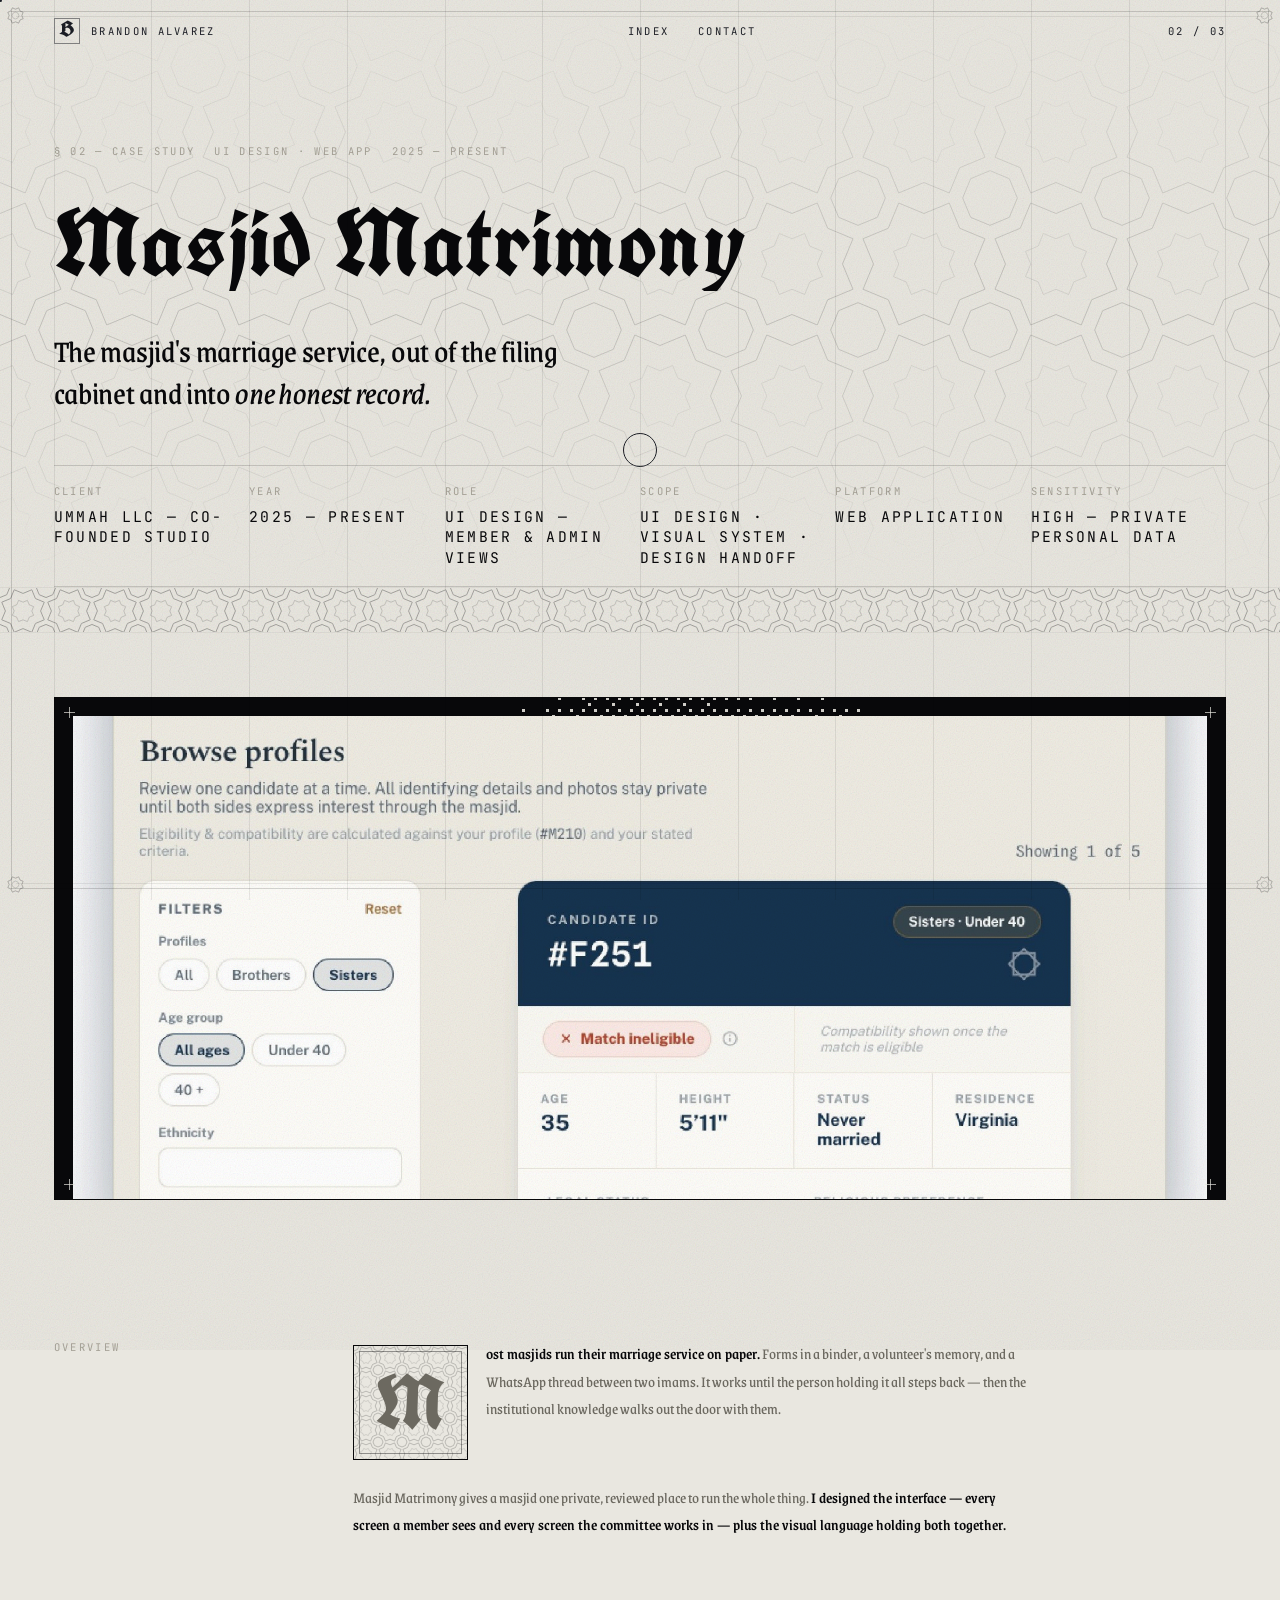
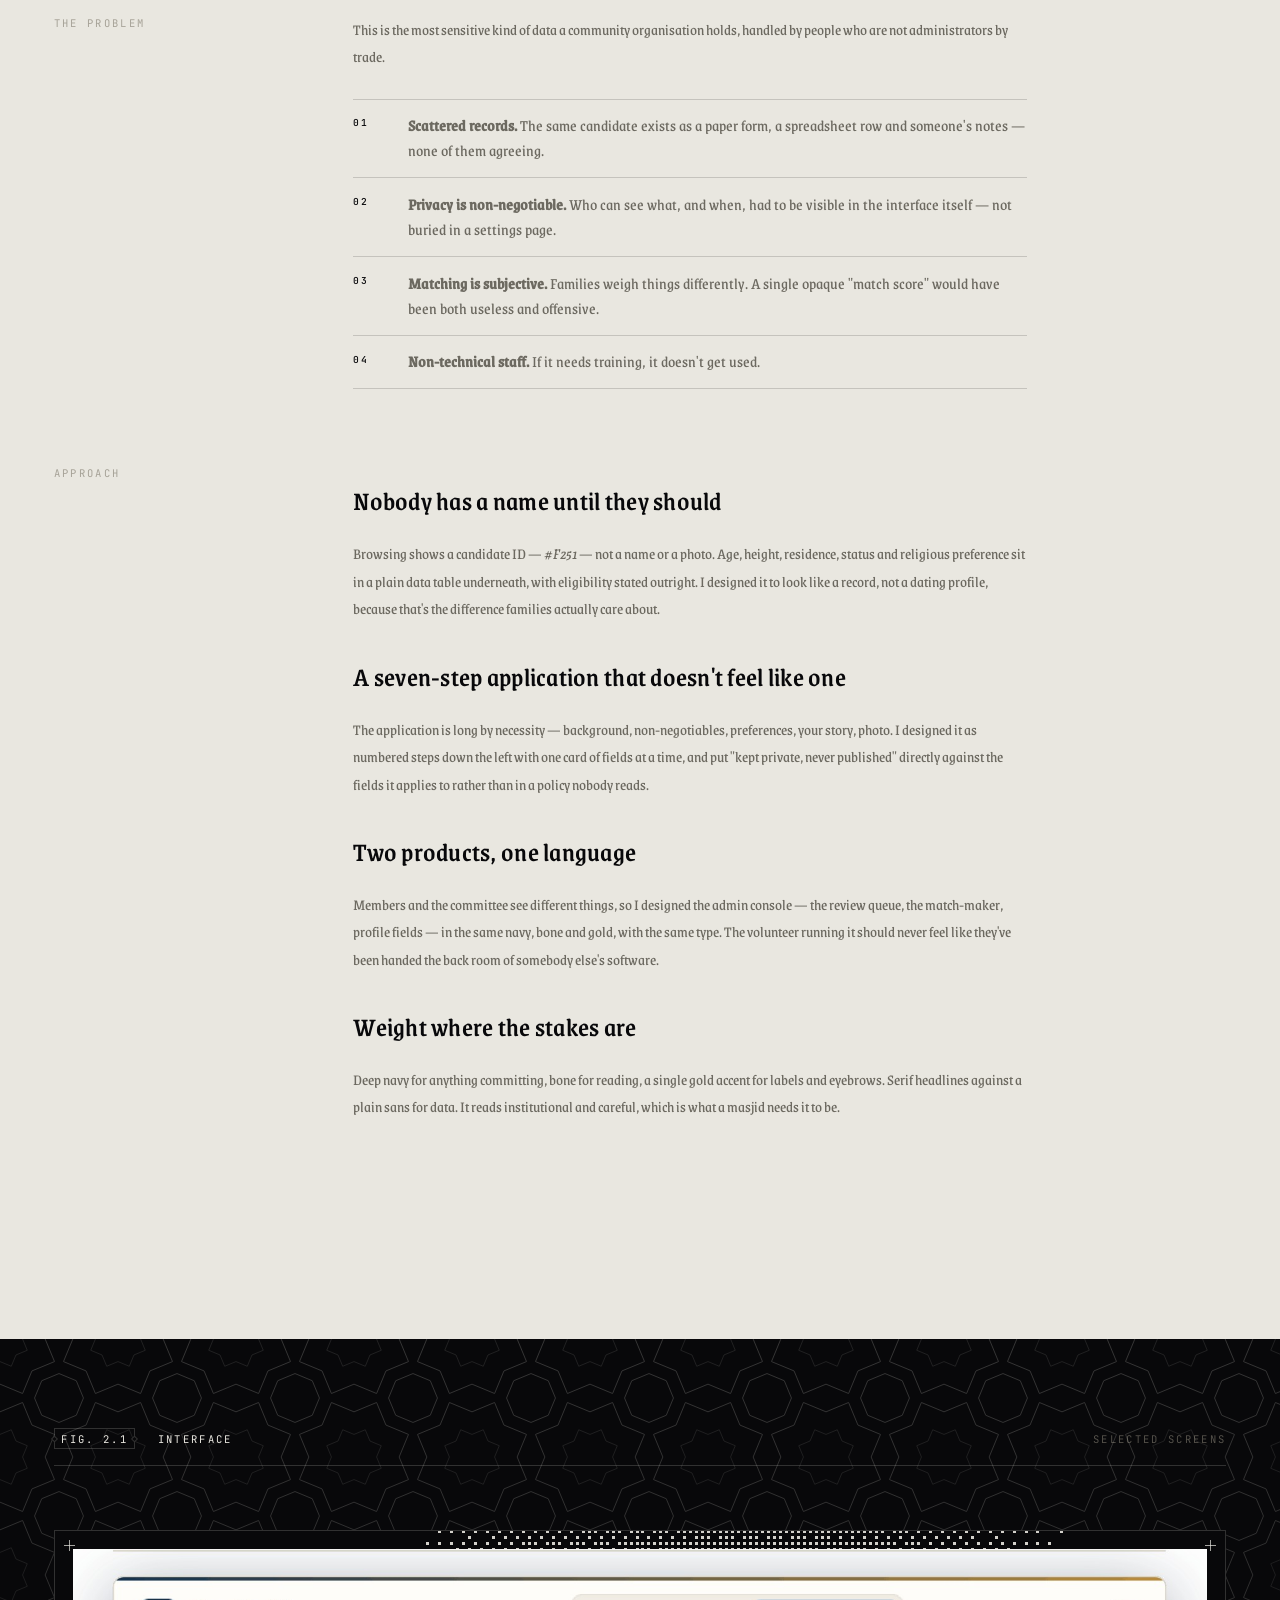
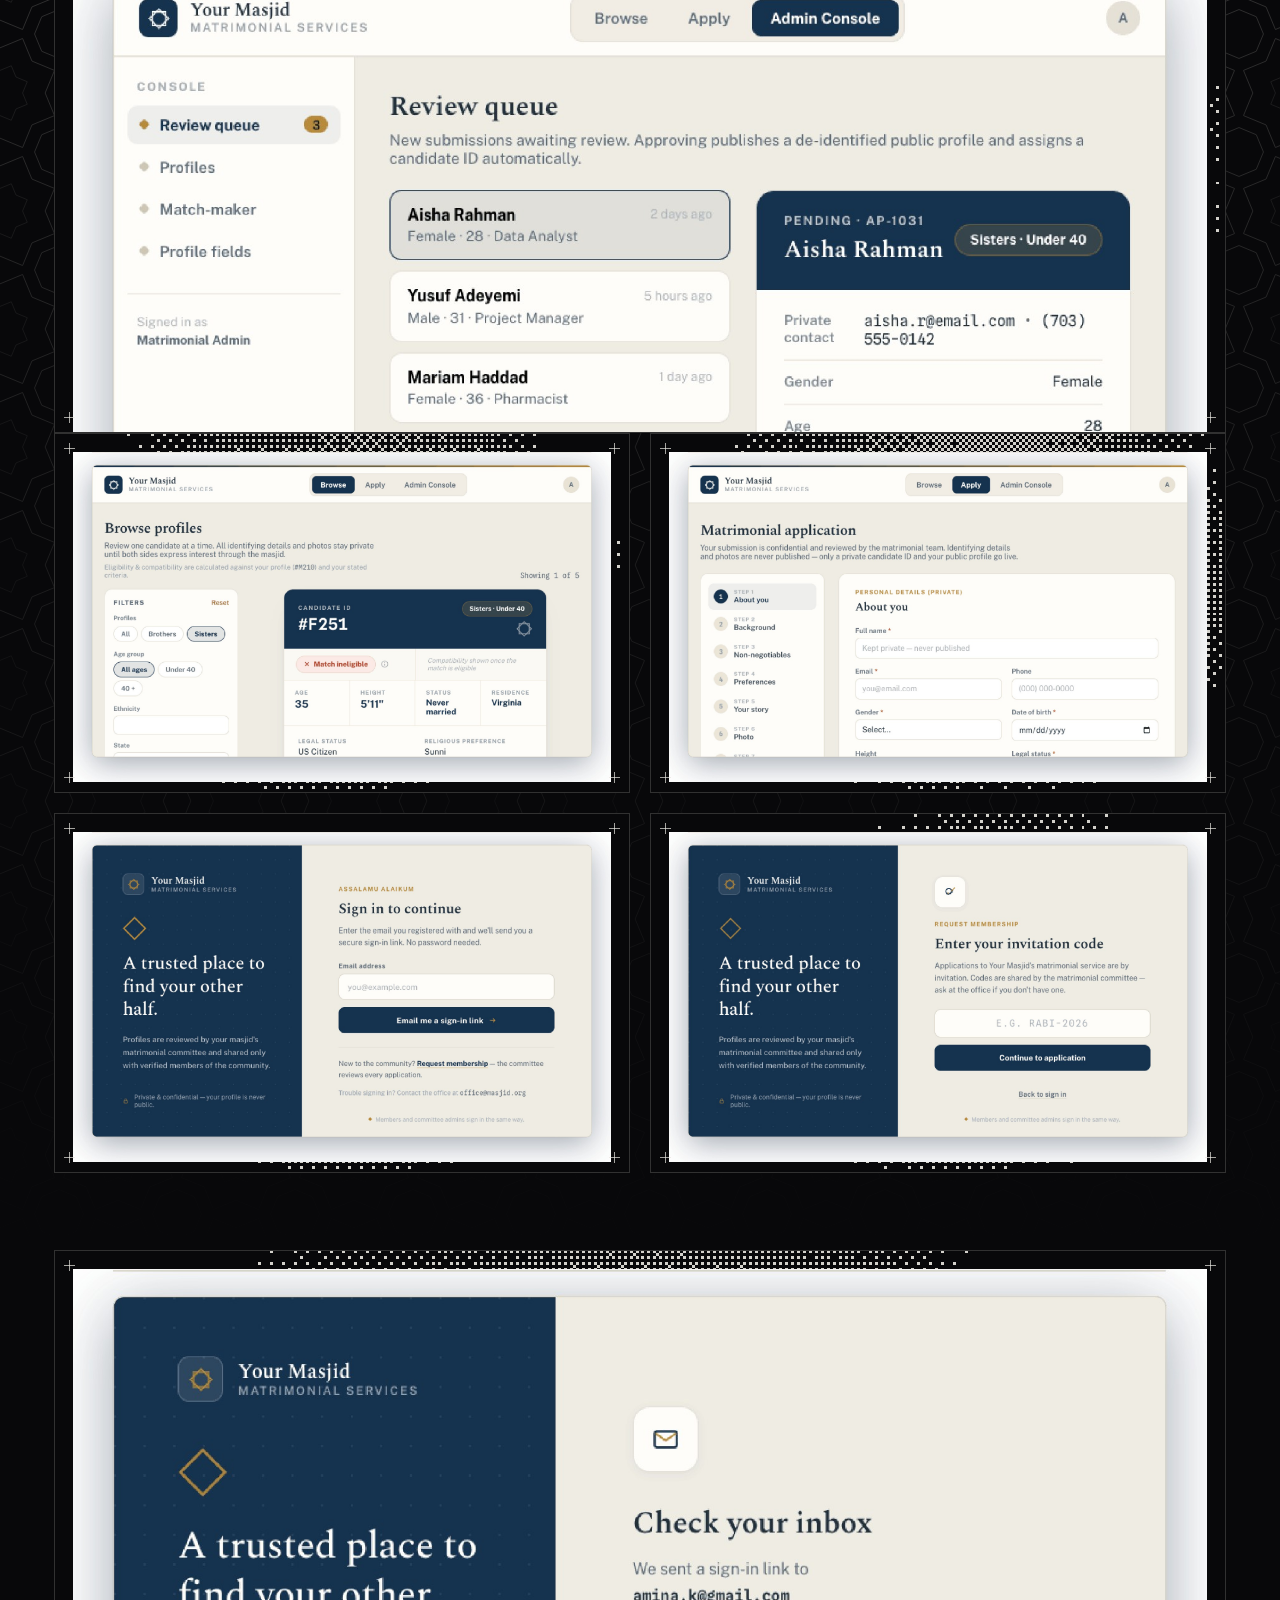
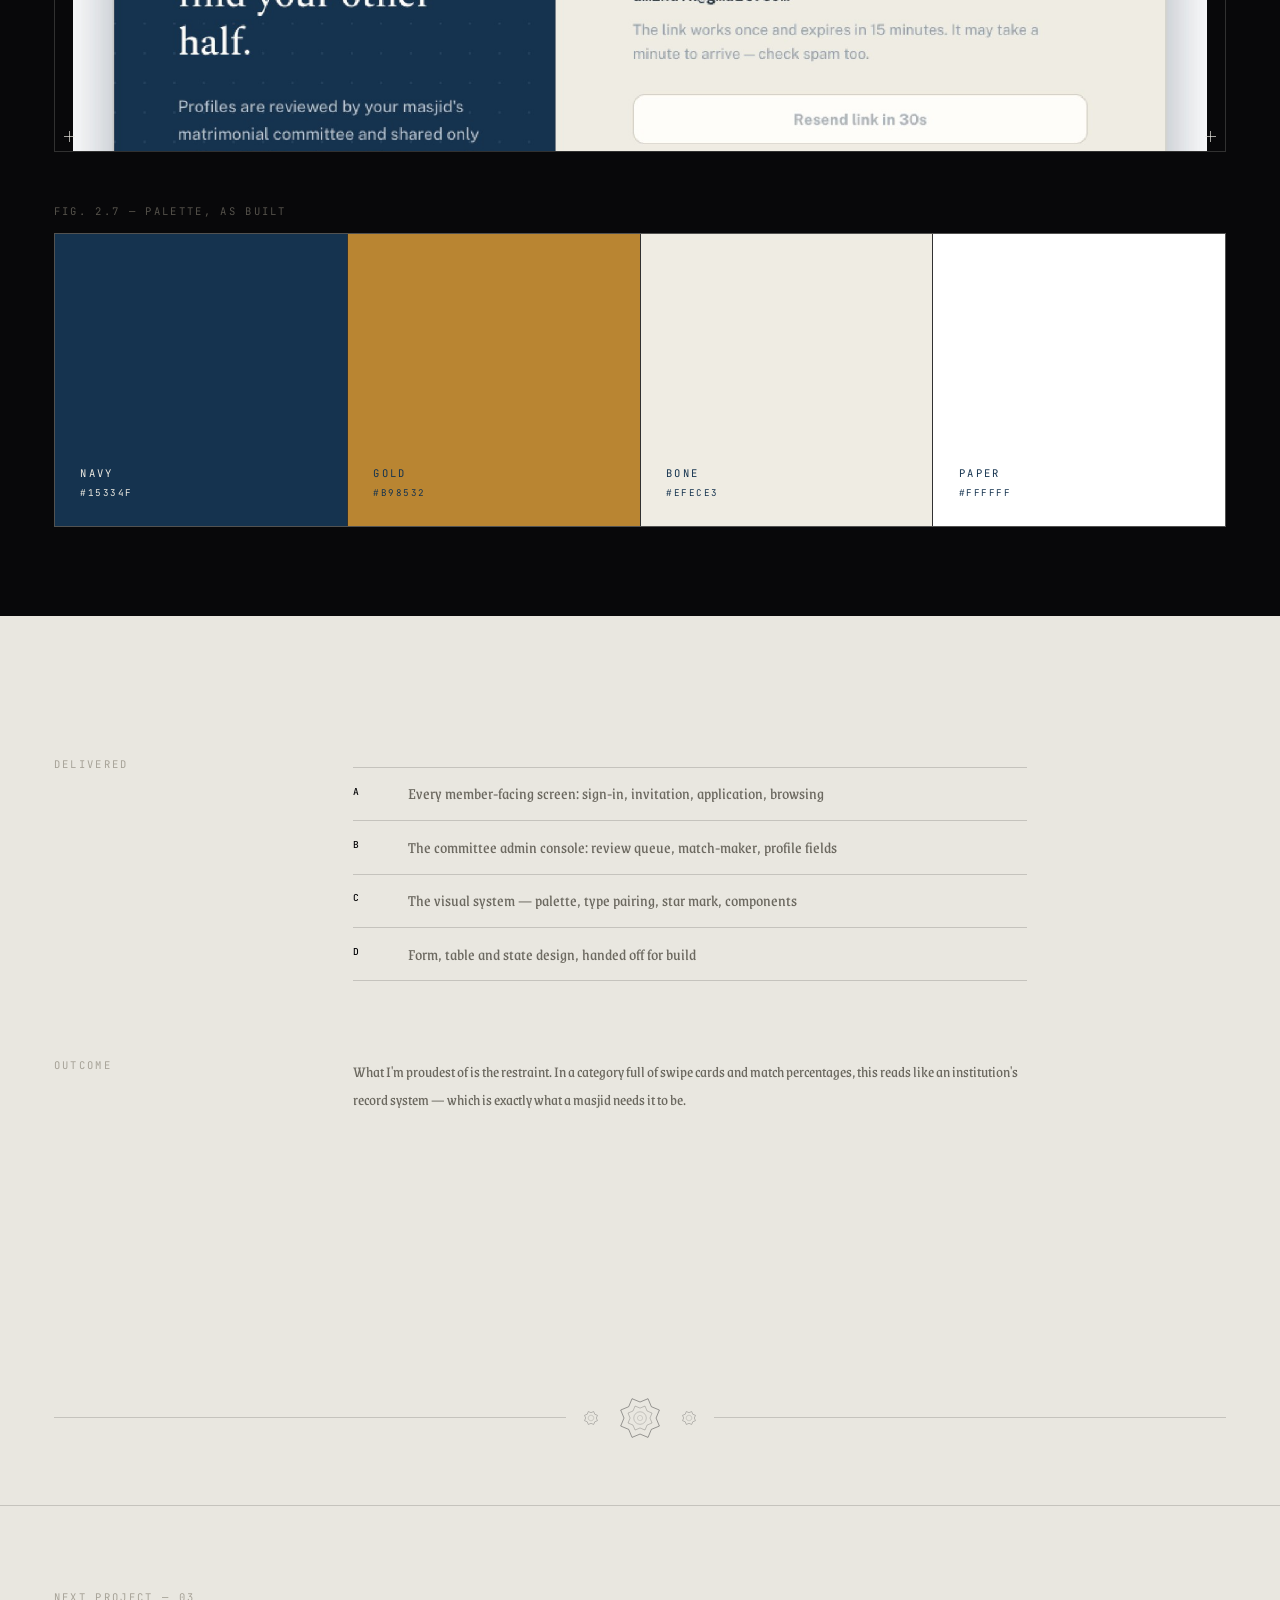
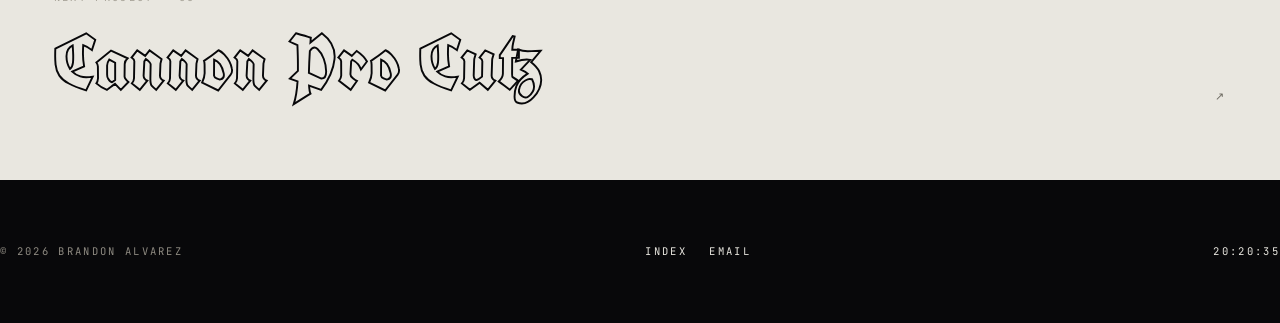
<file: work/matrimonial.html>
<!DOCTYPE html>
<html lang="en">
<head>
<meta charset="utf-8">
<meta name="viewport" content="width=device-width, initial-scale=1">
<title>Masjid Matrimony — Brandon Alvarez</title>
<meta name="description" content="Case study: matrimonial services software for masjids — candidate records and a structured compatibility layer. Product design and UX by Brandon.">
<meta name="theme-color" content="#0B0B0C">
<link rel="icon" href="../favicon.ico" sizes="any">
<link rel="icon" type="image/png" href="../favicon-32.png" sizes="32x32">
<link rel="apple-touch-icon" href="../apple-touch-icon.png">
<meta property="og:title" content="Masjid Matrimony — Brandon Alvarez">
<meta property="og:type" content="website">
<meta property="og:image" content="https://YOURDOMAIN.com/og-image.jpg">
<meta property="og:image:width" content="1200">
<meta property="og:image:height" content="630">
<meta name="twitter:card" content="summary_large_image">
<link rel="stylesheet" href="../assets/css/main.css">
</head>
<body>

<div class="overlay-grid" aria-hidden="true"><span></span><span></span><span></span><span></span><span></span><span></span><span></span><span></span><span></span><span></span><span></span><span></span></div>
<div class="grain" aria-hidden="true"></div>
<div class="frame" aria-hidden="true">
  <i class="t"></i><i class="b"></i><i class="l"></i><i class="r"></i>
  <i class="t2"></i><i class="b2"></i>
  <b class="c1" data-motif="mark" data-motif-weight="2.2"></b>
  <b class="c2" data-motif="mark" data-motif-weight="2.2"></b>
  <b class="c3" data-motif="mark" data-motif-weight="2.2"></b>
  <b class="c4" data-motif="mark" data-motif-weight="2.2"></b>
</div>
<div class="progress" aria-hidden="true"><i></i></div>
<div class="cursor" aria-hidden="true"><span class="label"></span></div>
<div class="cursor-dot" aria-hidden="true"></div>

<header class="hdr">
  <a class="mark" href="../index.html" data-cursor="Back">
    <span class="glyph">B</span><span class="mono">Brandon Alvarez</span>
  </a>
  <nav>
    <a href="../index.html#work" class="mono">Index</a>
    <a href="../index.html#contact" class="mono">Contact</a>
  </nav>
  <span class="mono">02 / 03</span>
</header>

<main>

<section class="cs-hero section-lattice">
  <div class="lattice-band" data-lattice="132" aria-hidden="true"></div>
  <div class="kicker mono">
    <span>§ 02 — Case Study</span><span>UI Design · Web App</span><span>2025 — Present</span>
  </div>

  <h1 class="display d2 mask"><span>Masjid Matrimony</span></h1>

  <p class="lede rv" style="max-width:36ch;margin-bottom:clamp(30px,4vw,56px)">
    The masjid's marriage service, out of the filing cabinet and into <em>one honest record.</em>
  </p>

  <dl class="cs-meta mono">
    <div><dt>Client</dt><dd>Ummah LLC — co-founded studio</dd></div>
    <div><dt>Year</dt><dd>2025 — Present</dd></div>
    <div><dt>Role</dt><dd>UI design — member &amp; admin views</dd></div>
    <div><dt>Scope</dt><dd>UI design · Visual system · Design handoff</dd></div>
    <div><dt>Platform</dt><dd>Web application</dd></div>
    <div><dt>Sensitivity</dt><dd>High — private personal data</dd></div>
  </dl>
</section>

<div class="band faint" data-lattice="46" data-lattice-centre aria-hidden="true"></div>

<section class="section" style="padding-top:clamp(36px,5vw,70px)">
  <div class="wrap">
    <div class="slot wide ui wipe">
      <img src="../assets/img/masjid-matrimony-hero.jpg" alt="Masjid Matrimony — browsing a de-identified candidate profile">
      <span class="tick tl"></span><span class="tick tr"></span><span class="tick bl"></span><span class="tick br"></span>
    </div>
  </div>
</section>

<section class="section" style="padding-top:0">
  <div class="wrap">

    <div class="cs-block rv">
      <div class="label mono faint">Overview</div>
      <div class="content">
        <p data-dropcap><strong>Most masjids run their marriage service on paper.</strong> Forms in a binder,
        a volunteer's memory, and a WhatsApp thread between two imams. It works until the person
        holding it all steps back — then the institutional knowledge walks out the door with them.</p>
        <p>Masjid Matrimony gives a masjid one private, reviewed place to run the whole thing.
        <strong>I designed the interface — every screen a member sees and every screen the
        committee works in — plus the visual language holding both together.</strong></p>
      </div>
    </div>

    <div class="cs-block rv">
      <div class="label mono faint">The Problem</div>
      <div class="content">
        <p>This is the most sensitive kind of data a community organisation holds, handled by
        people who are not administrators by trade.</p>
        <ul class="cs-list">
          <li><b>01</b><span><strong>Scattered records.</strong> The same candidate exists as a paper form, a spreadsheet row and someone's notes — none of them agreeing.</span></li>
          <li><b>02</b><span><strong>Privacy is non-negotiable.</strong> Who can see what, and when, had to be visible in the interface itself — not buried in a settings page.</span></li>
          <li><b>03</b><span><strong>Matching is subjective.</strong> Families weigh things differently. A single opaque "match score" would have been both useless and offensive.</span></li>
          <li><b>04</b><span><strong>Non-technical staff.</strong> If it needs training, it doesn't get used.</span></li>
        </ul>
      </div>
    </div>

    <div class="cs-block rv">
      <div class="label mono faint">Approach</div>
      <div class="content">
        <h3>Nobody has a name until they should</h3>
        <p>Browsing shows a candidate ID — <em>#F251</em> — not a name or a photo. Age, height,
        residence, status and religious preference sit in a plain data table underneath, with
        eligibility stated outright. I designed it to look like a record, not a dating profile,
        because that's the difference families actually care about.</p>

        <h3>A seven-step application that doesn't feel like one</h3>
        <p>The application is long by necessity — background, non-negotiables, preferences, your
        story, photo. I designed it as numbered steps down the left with one card of fields at a
        time, and put "kept private, never published" directly against the fields it applies to
        rather than in a policy nobody reads.</p>

        <h3>Two products, one language</h3>
        <p>Members and the committee see different things, so I designed the admin console — the
        review queue, the match-maker, profile fields — in the same navy, bone and gold, with the
        same type. The volunteer running it should never feel like they've been handed the back
        room of somebody else's software.</p>

        <h3>Weight where the stakes are</h3>
        <p>Deep navy for anything committing, bone for reading, a single gold accent for labels
        and eyebrows. Serif headlines against a plain sans for data. It reads institutional and
        careful, which is what a masjid needs it to be.</p>
      </div>
    </div>

  </div>
</section>

<section class="section" data-theme="dark" style="padding-block:clamp(50px,7vw,110px)">
  <div class="sec-lattice" data-lattice="118" aria-hidden="true"></div>
  <div class="wrap">
    <div class="sec-head mono">
      <span class="idx">Fig. 2.1</span><span class="ttl">Interface</span><span class="aside">Selected screens</span>
    </div>

    <div class="slot wide rv ui">
        <img src="../assets/img/masjid-matrimony-06.jpg" alt="Committee review queue">
        <span class="tick tl"></span><span class="tick tr"></span><span class="tick bl"></span><span class="tick br"></span>
      </div>

    <div class="gal two">
      <div class="slot rv ui">
        <img src="../assets/img/masjid-matrimony-04.jpg" alt="Browse profiles">
        <span class="tick tl"></span><span class="tick tr"></span><span class="tick bl"></span><span class="tick br"></span>
      </div>
      <div class="slot rv rv-d1 ui">
        <img src="../assets/img/masjid-matrimony-05.jpg" alt="Matrimonial application">
        <span class="tick tl"></span><span class="tick tr"></span><span class="tick bl"></span><span class="tick br"></span>
      </div>
      <div class="slot rv ui">
        <img src="../assets/img/masjid-matrimony-01.jpg" alt="Sign in">
        <span class="tick tl"></span><span class="tick tr"></span><span class="tick bl"></span><span class="tick br"></span>
      </div>
      <div class="slot rv rv-d1 ui">
        <img src="../assets/img/masjid-matrimony-03.jpg" alt="Invitation code">
        <span class="tick tl"></span><span class="tick tr"></span><span class="tick bl"></span><span class="tick br"></span>
      </div>
    </div>

    <div class="slot wide rv ui">
        <img src="../assets/img/masjid-matrimony-02.jpg" alt="Check your inbox">
        <span class="tick tl"></span><span class="tick tr"></span><span class="tick bl"></span><span class="tick br"></span>
      </div>
  
    <div class="mt-l">
      <p class="mono faint" style="margin-bottom:.9rem">Fig. 2.7 — Palette, as built</p>
      <div class="swatches rv">
        <div class="sw" style="background:#15334F;color:#EFECE3"><span class="mono">Navy</span><span class="hex">#15334F</span></div>
        <div class="sw" style="background:#B98532;color:#15334F"><span class="mono">Gold</span><span class="hex">#B98532</span></div>
        <div class="sw" style="background:#EFECE3;color:#15334F"><span class="mono">Bone</span><span class="hex">#EFECE3</span></div>
        <div class="sw" style="background:#FFFFFF;color:#15334F"><span class="mono">Paper</span><span class="hex">#FFFFFF</span></div>
      </div>
    </div>
</div>
</section>

<section class="section">
  <div class="wrap">
    <div class="cs-block rv">
      <div class="label mono faint">Delivered</div>
      <div class="content">
        <ul class="cs-list">
          <li><b>A</b><span>Every member-facing screen: sign-in, invitation, application, browsing</span></li>
          <li><b>B</b><span>The committee admin console: review queue, match-maker, profile fields</span></li>
          <li><b>C</b><span>The visual system — palette, type pairing, star mark, components</span></li>
          <li><b>D</b><span>Form, table and state design, handed off for build</span></li>
        </ul>
      </div>
    </div>

    <div class="cs-block rv">
      <div class="label mono faint">Outcome</div>
      <div class="content">
        <p>What I'm proudest of is the restraint. In a category full of swipe cards and match
        percentages, this reads like an institution's record system — which is exactly what a
        masjid needs it to be.</p>
      </div>
    </div>
  </div>
</section>

<div class="center-orn"><div class="wrap"><div class="orn-rule">
  <i class="sm" data-motif="mark" data-motif-weight="2.6"></i>
  <i data-motif="khatam" data-motif-weight="1.5"></i>
  <i class="sm" data-motif="mark" data-motif-weight="2.6"></i>
</div></div></div>

<a class="next wrap" href="cannon-pro-cutz.html" data-cursor="Next">
  <div class="n-in">
    <div>
      <span class="mono faint">Next project — 03</span>
      <div class="n-name outline mt-s">Cannon Pro Cutz</div>
    </div>
    <span class="mono muted">↗</span>
  </div>
</a>

<footer class="section" data-theme="dark" style="padding-block:clamp(40px,5vw,80px)">
  <div class="wrap ftr mono" style="border:0;padding:0">
    <span class="muted">© <span data-year></span> Brandon Alvarez</span>
    <div class="socials"><a href="../index.html">Index</a><a href="mailto:alvrz.brandon01@gmail.com">Email</a></div>
    <span data-clock="America/New_York">--:--:--</span>
  </div>
</footer>

</main>
<script src="../assets/js/main.js"></script>
</body>
</html>
</file>
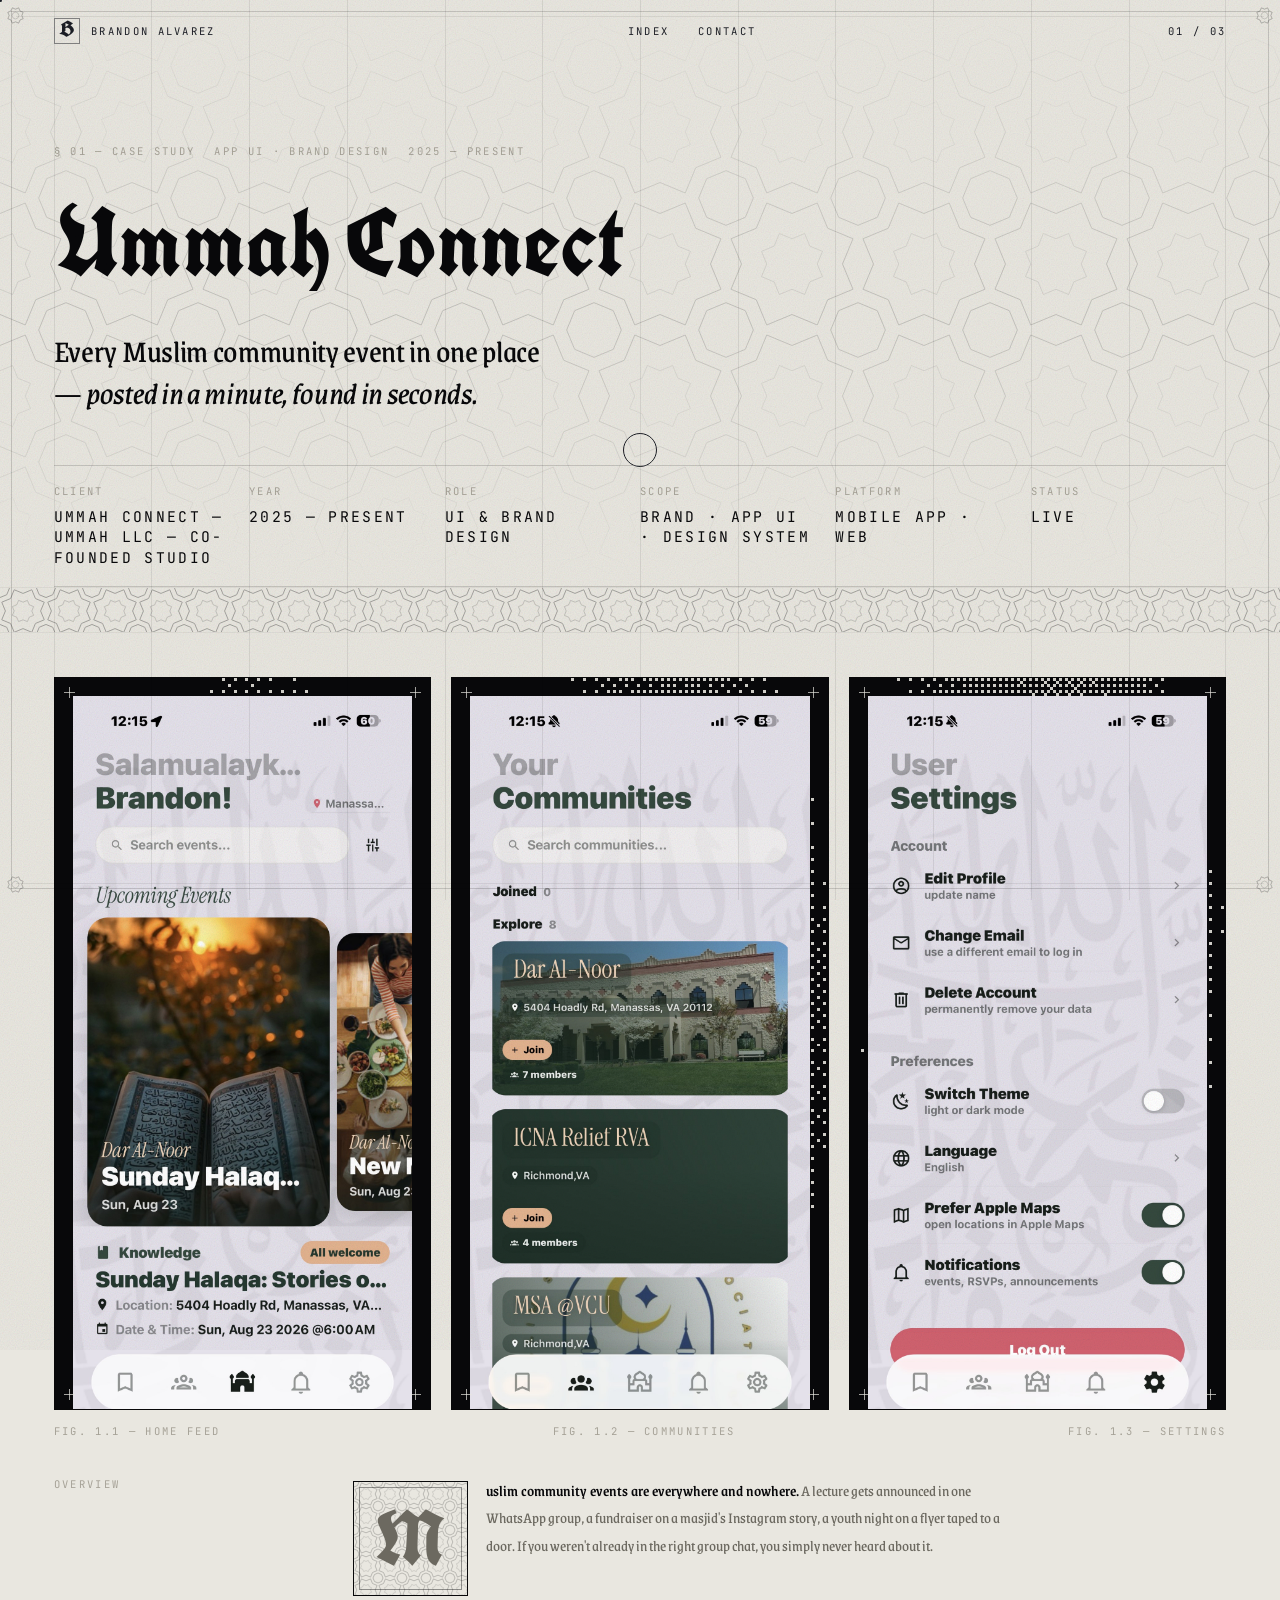
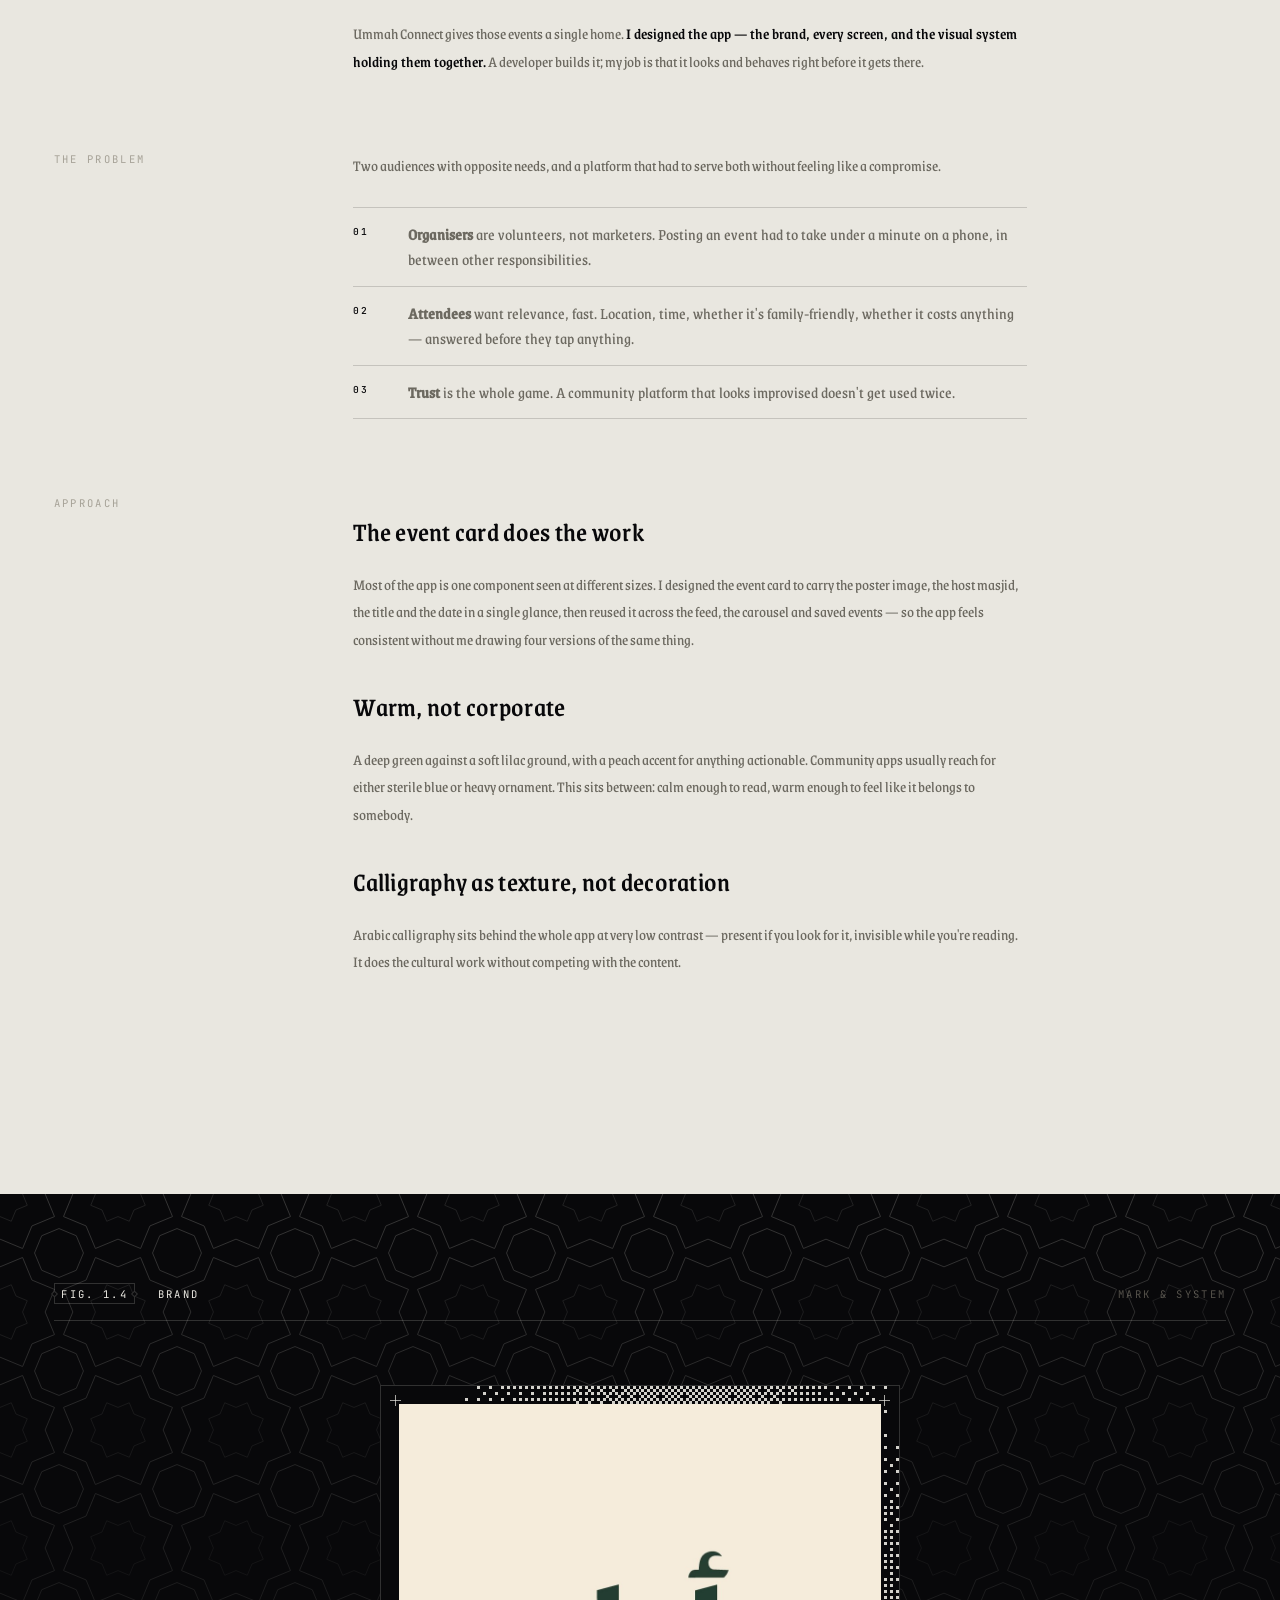
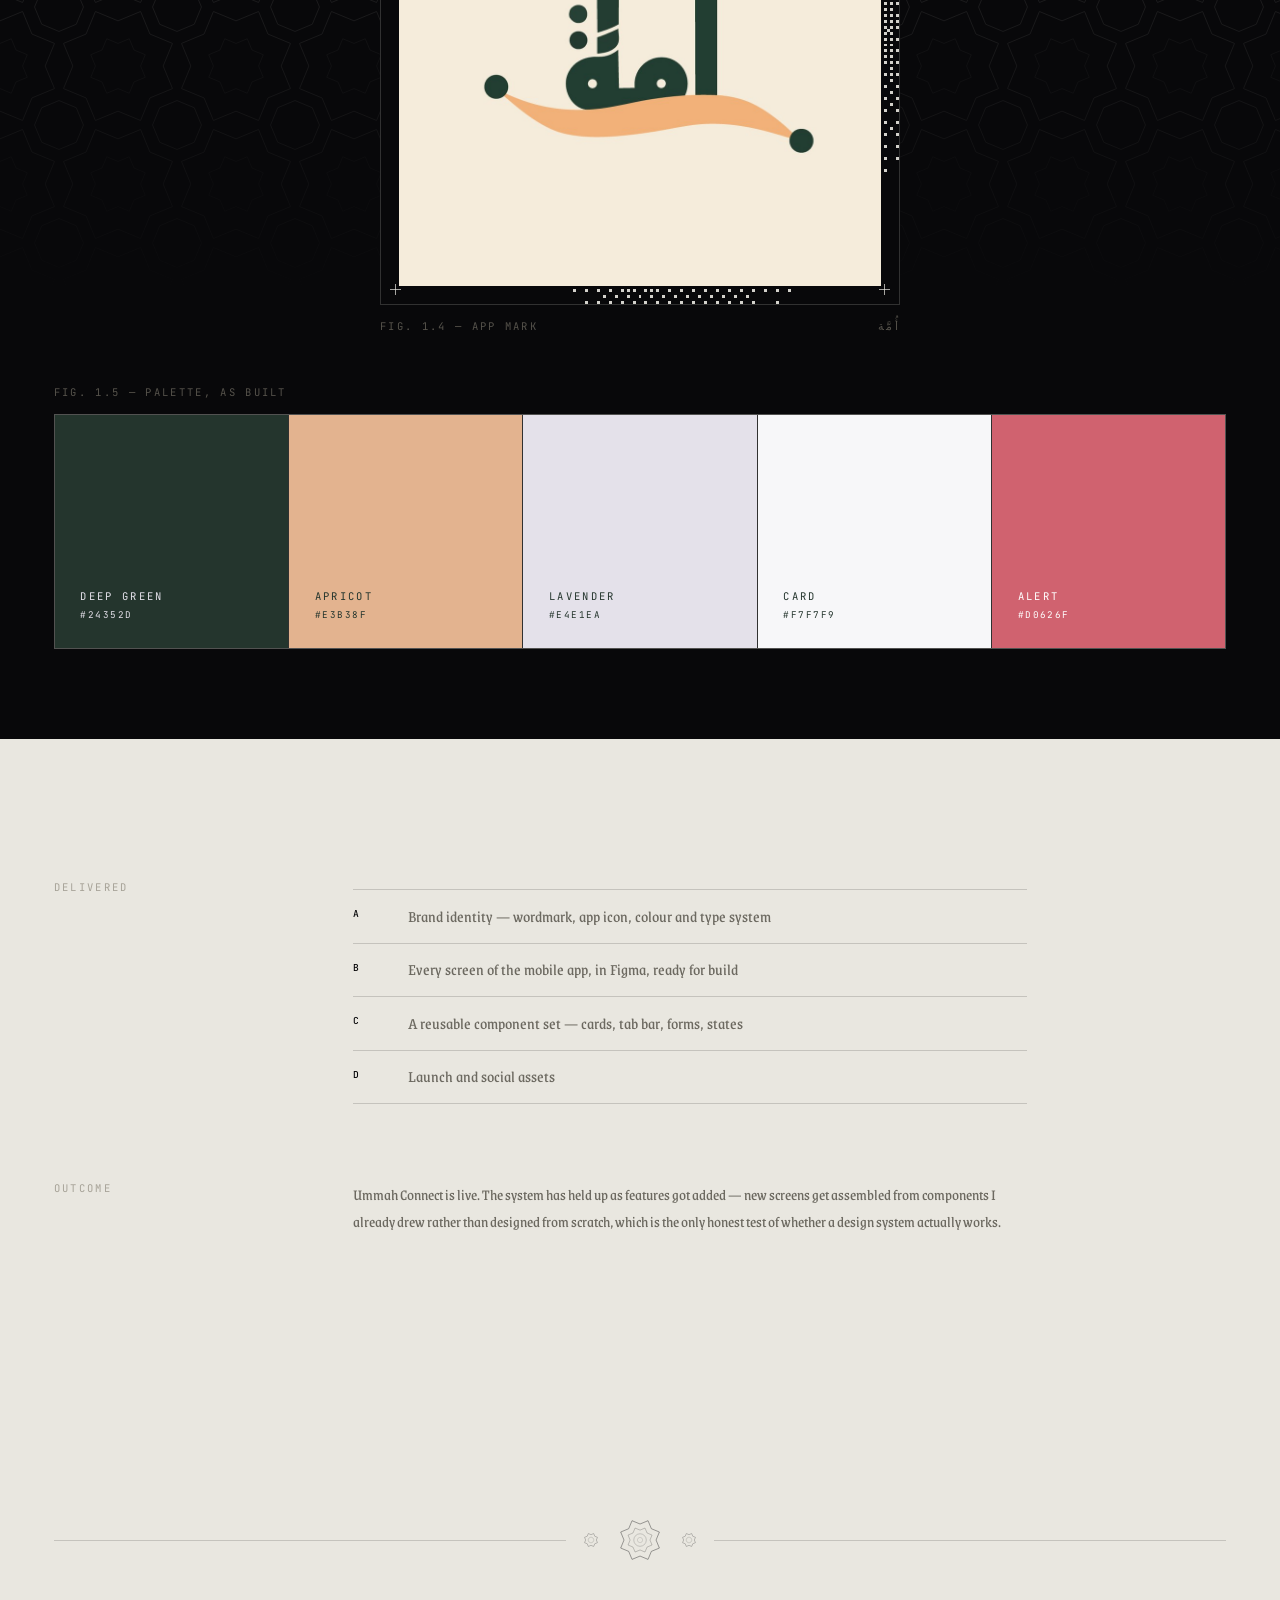
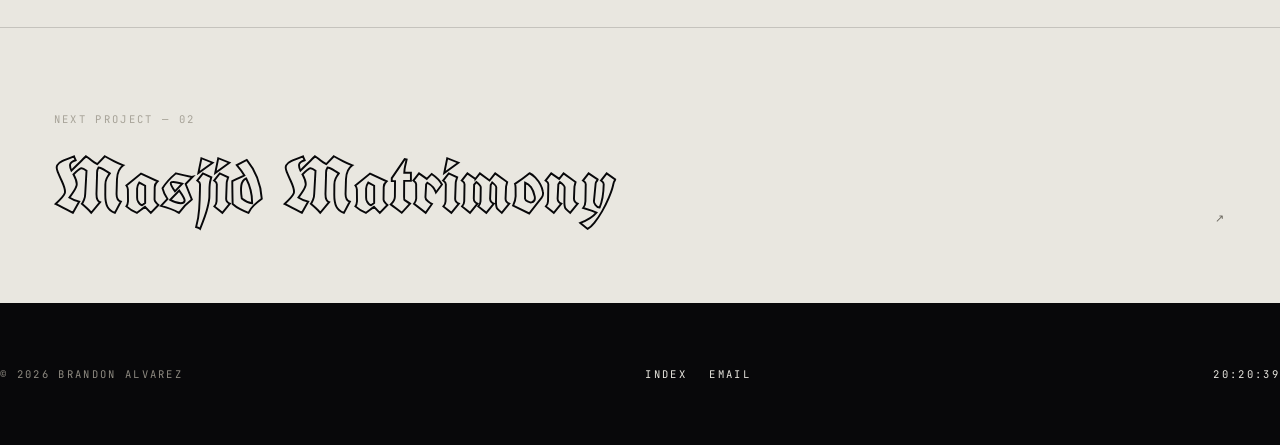
<file: work/ummah-connect.html>
<!DOCTYPE html>
<html lang="en">
<head>
<meta charset="utf-8">
<meta name="viewport" content="width=device-width, initial-scale=1">
<title>Ummah Connect — Brandon Alvarez</title>
<meta name="description" content="Case study: Ummah Connect, an events platform for Muslim communities. Product design, identity and UI by Brandon.">
<meta name="theme-color" content="#0B0B0C">
<link rel="icon" href="../favicon.ico" sizes="any">
<link rel="icon" type="image/png" href="../favicon-32.png" sizes="32x32">
<link rel="apple-touch-icon" href="../apple-touch-icon.png">
<meta property="og:title" content="Ummah Connect — Brandon Alvarez">
<meta property="og:type" content="website">
<meta property="og:image" content="https://YOURDOMAIN.com/og-image.jpg">
<meta property="og:image:width" content="1200">
<meta property="og:image:height" content="630">
<meta name="twitter:card" content="summary_large_image">
<link rel="stylesheet" href="../assets/css/main.css">
</head>
<body>

<div class="overlay-grid" aria-hidden="true"><span></span><span></span><span></span><span></span><span></span><span></span><span></span><span></span><span></span><span></span><span></span><span></span></div>
<div class="grain" aria-hidden="true"></div>
<div class="frame" aria-hidden="true">
  <i class="t"></i><i class="b"></i><i class="l"></i><i class="r"></i>
  <i class="t2"></i><i class="b2"></i>
  <b class="c1" data-motif="mark" data-motif-weight="2.2"></b>
  <b class="c2" data-motif="mark" data-motif-weight="2.2"></b>
  <b class="c3" data-motif="mark" data-motif-weight="2.2"></b>
  <b class="c4" data-motif="mark" data-motif-weight="2.2"></b>
</div>
<div class="progress" aria-hidden="true"><i></i></div>
<div class="cursor" aria-hidden="true"><span class="label"></span></div>
<div class="cursor-dot" aria-hidden="true"></div>

<header class="hdr">
  <a class="mark" href="../index.html" data-cursor="Back">
    <span class="glyph">B</span><span class="mono">Brandon Alvarez</span>
  </a>
  <nav>
    <a href="../index.html#work" class="mono">Index</a>
    <a href="../index.html#contact" class="mono">Contact</a>
  </nav>
  <span class="mono">01 / 03</span>
</header>

<main>

<!-- ░░ HERO ░░ -->
<section class="cs-hero section-lattice">
  <div class="lattice-band" data-lattice="132" aria-hidden="true"></div>
  <div class="kicker mono">
    <span>§ 01 — Case Study</span><span>App UI · Brand Design</span><span>2025 — Present</span>
  </div>

  <h1 class="display d2 mask"><span>Ummah&nbsp;Connect</span></h1>

  <p class="lede rv" style="max-width:34ch;margin-bottom:clamp(30px,4vw,56px)">
    Every Muslim community event in one place — <em>posted in a minute, found in seconds.</em>
  </p>

  <dl class="cs-meta mono">
    <div><dt>Client</dt><dd>Ummah Connect — Ummah LLC — co-founded studio</dd></div>
    <div><dt>Year</dt><dd>2025 — Present</dd></div>
    <div><dt>Role</dt><dd>UI &amp; brand design</dd></div>
    <div><dt>Scope</dt><dd>Brand · App UI · Design system</dd></div>
    <div><dt>Platform</dt><dd>Mobile app · Web</dd></div>
    <div><dt>Status</dt><dd>Live</dd></div>
  </dl>
</section>

<!-- ░░ HERO IMAGE ░░ -->
<div class="band faint" data-lattice="46" data-lattice-centre aria-hidden="true"></div>

<section class="section" style="padding-top:clamp(28px,3.4vw,52px);padding-bottom:clamp(26px,3vw,46px)">
  <div class="wrap">
    <div class="gal three" style="margin-bottom:0">
      <div class="slot phone ui wipe" style="max-width:none">
        <img src="../assets/img/ummah-connect-home.jpg" alt="Ummah Connect home feed">
        <span class="tick tl"></span><span class="tick tr"></span><span class="tick bl"></span><span class="tick br"></span>
      </div>
      <div class="slot phone ui wipe" style="max-width:none">
        <img src="../assets/img/ummah-connect-communities.jpg" alt="Ummah Connect communities">
        <span class="tick tl"></span><span class="tick tr"></span><span class="tick bl"></span><span class="tick br"></span>
      </div>
      <div class="slot phone ui wipe" style="max-width:none">
        <img src="../assets/img/ummah-connect-settings.jpg" alt="Ummah Connect settings">
        <span class="tick tl"></span><span class="tick tr"></span><span class="tick bl"></span><span class="tick br"></span>
      </div>
    </div>
    <div class="between mono faint" style="margin-top:.85rem">
      <span>Fig. 1.1 — Home feed</span><span>Fig. 1.2 — Communities</span><span>Fig. 1.3 — Settings</span>
    </div>
  </div>
</section>

<!-- ░░ NARRATIVE ░░ -->
<section class="section" style="padding-top:0">
  <div class="wrap">

    <div class="cs-block rv">
      <div class="label mono faint">Overview</div>
      <div class="content">
        <p data-dropcap><strong>Muslim community events are everywhere and nowhere.</strong> A lecture gets
        announced in one WhatsApp group, a fundraiser on a masjid's Instagram story, a youth
        night on a flyer taped to a door. If you weren't already in the right group chat, you
        simply never heard about it.</p>
        <p>Ummah Connect gives those events a single home. <strong>I designed the app — the brand,
        every screen, and the visual system holding them together.</strong> A developer builds it;
        my job is that it looks and behaves right before it gets there.</p>
      </div>
    </div>

    <div class="cs-block rv">
      <div class="label mono faint">The Problem</div>
      <div class="content">
        <p>Two audiences with opposite needs, and a platform that had to serve both without
        feeling like a compromise.</p>
        <ul class="cs-list">
          <li><b>01</b><span><strong>Organisers</strong> are volunteers, not marketers. Posting an event had to take under a minute on a phone, in between other responsibilities.</span></li>
          <li><b>02</b><span><strong>Attendees</strong> want relevance, fast. Location, time, whether it's family-friendly, whether it costs anything — answered before they tap anything.</span></li>
          <li><b>03</b><span><strong>Trust</strong> is the whole game. A community platform that looks improvised doesn't get used twice.</span></li>
        </ul>
      </div>
    </div>

    <div class="cs-block rv">
      <div class="label mono faint">Approach</div>
      <div class="content">
        <h3>The event card does the work</h3>
        <p>Most of the app is one component seen at different sizes. I designed the event card to
        carry the poster image, the host masjid, the title and the date in a single glance, then
        reused it across the feed, the carousel and saved events — so the app feels consistent
        without me drawing four versions of the same thing.</p>
        <h3>Warm, not corporate</h3>
        <p>A deep green against a soft lilac ground, with a peach accent for anything actionable.
        Community apps usually reach for either sterile blue or heavy ornament. This sits between:
        calm enough to read, warm enough to feel like it belongs to somebody.</p>
        <h3>Calligraphy as texture, not decoration</h3>
        <p>Arabic calligraphy sits behind the whole app at very low contrast — present if you look
        for it, invisible while you're reading. It does the cultural work without competing with
        the content.</p>
      </div>
    </div>

  </div>
</section>

<!-- ░░ GALLERY ░░ -->
<section class="section" data-theme="dark" style="padding-block:clamp(50px,7vw,110px)">
  <div class="sec-lattice" data-lattice="118" aria-hidden="true"></div>
  <div class="wrap">
    <div class="sec-head mono">
      <span class="idx">Fig. 1.4</span><span class="ttl">Brand</span><span class="aside">Mark &amp; system</span>
    </div>

    <div class="slot square ui rv" style="max-width:520px;margin-inline:auto">
      <img src="../assets/img/ummah-connect-logo.jpg" alt="Ummah Connect app mark — the word ummah written in Arabic">
      <span class="tick tl"></span><span class="tick tr"></span><span class="tick bl"></span><span class="tick br"></span>
    </div>
    <div class="between mono faint" style="margin-top:.85rem;max-width:520px;margin-inline:auto">
      <span>Fig. 1.4 — App mark</span><span>أُمَّة</span>
    </div>

    <div class="mt-l">
      <p class="mono faint" style="margin-bottom:.9rem">Fig. 1.5 — Palette, as built</p>
      <div class="swatches rv">
        <div class="sw" style="background:#24352D;color:#E4E1EA"><span class="mono">Deep Green</span><span class="hex">#24352D</span></div>
        <div class="sw" style="background:#E3B38F;color:#24352D"><span class="mono">Apricot</span><span class="hex">#E3B38F</span></div>
        <div class="sw" style="background:#E4E1EA;color:#24352D"><span class="mono">Lavender</span><span class="hex">#E4E1EA</span></div>
        <div class="sw" style="background:#F7F7F9;color:#24352D"><span class="mono">Card</span><span class="hex">#F7F7F9</span></div>
        <div class="sw" style="background:#D0626F;color:#FFFFFF"><span class="mono">Alert</span><span class="hex">#D0626F</span></div>
      </div>
    </div>
  </div>
</section>

<!-- ░░ OUTCOME ░░ -->
<section class="section">
  <div class="wrap">
    <div class="cs-block rv">
      <div class="label mono faint">Delivered</div>
      <div class="content">
        <ul class="cs-list">
          <li><b>A</b><span>Brand identity — wordmark, app icon, colour and type system</span></li>
          <li><b>B</b><span>Every screen of the mobile app, in Figma, ready for build</span></li>
          <li><b>C</b><span>A reusable component set — cards, tab bar, forms, states</span></li>
          <li><b>D</b><span>Launch and social assets</span></li>
        </ul>
      </div>
    </div>

    <div class="cs-block rv">
      <div class="label mono faint">Outcome</div>
      <div class="content">
        <p>Ummah Connect is live. The system has held up as features got added — new screens get
        assembled from components I already drew rather than designed from scratch, which is the
        only honest test of whether a design system actually works.</p>
      </div>
    </div>
  </div>
</section>

<div class="center-orn"><div class="wrap"><div class="orn-rule">
  <i class="sm" data-motif="mark" data-motif-weight="2.6"></i>
  <i data-motif="khatam" data-motif-weight="1.5"></i>
  <i class="sm" data-motif="mark" data-motif-weight="2.6"></i>
</div></div></div>

<a class="next wrap" href="matrimonial.html" data-cursor="Next">
  <div class="n-in">
    <div>
      <span class="mono faint">Next project — 02</span>
      <div class="n-name outline mt-s">Masjid Matrimony</div>
    </div>
    <span class="mono muted">↗</span>
  </div>
</a>

<footer class="section" data-theme="dark" style="padding-block:clamp(40px,5vw,80px)">
  <div class="wrap ftr mono" style="border:0;padding:0">
    <span class="muted">© <span data-year></span> Brandon Alvarez</span>
    <div class="socials"><a href="../index.html">Index</a><a href="mailto:alvrz.brandon01@gmail.com">Email</a></div>
    <span data-clock="America/New_York">--:--:--</span>
  </div>
</footer>

</main>
<script src="../assets/js/main.js"></script>
</body>
</html>
</file>
<file: assets/css/main.css>
/* ============================================================
   BRANDON — PORTFOLIO
   Type: UnifrakturCook (textura display) / Grenze / JetBrains Mono
   Ornament: Andalusi star-and-cross geometry, generated in main.js
   ============================================================ */

/* ---------- 0. FONTS (self-hosted — no external requests) ---------- */

/* ============================================================
   ►► TO CHANGE THE DISPLAY FACE, EDIT THE THREE VALUES MARKED
      "SWITCH HERE" IN THE :root BLOCK JUST BELOW. Nothing else.
      All six candidate faces are already loaded and licensed.
   ============================================================ */

/* The display face — real textura, drawn heavy enough to stay legible.
   SIL Open Font Licence: free for commercial use, no attribution needed. */
@font-face{font-family:"UnifrakturCook";src:url("../fonts/unifrakturcook-latin-700-normal.woff2") format("woff2");font-weight:700;font-style:normal;font-display:swap}

/* variable — the whole 100→900 range from one file */
@font-face{font-family:"Grenze Gotisch";src:url("../fonts/grenze-gotisch-latin-wght-normal.woff2") format("woff2-variations");font-weight:100 900;font-style:normal;font-display:swap}
@font-face{font-family:"Cormorant";src:url("../fonts/cormorant-latin-wght-normal.woff2") format("woff2-variations");font-weight:300 700;font-style:normal;font-display:swap}
@font-face{font-family:"Cormorant";src:url("../fonts/cormorant-latin-wght-italic.woff2") format("woff2-variations");font-weight:300 700;font-style:italic;font-display:swap}
/* single-weight alternates */
@font-face{font-family:"Cinzel";src:url("../fonts/cinzel-latin-400-normal.woff2") format("woff2");font-weight:400;font-display:swap}
@font-face{font-family:"Italiana";src:url("../fonts/italiana-latin-400-normal.woff2") format("woff2");font-weight:400;font-display:swap}
@font-face{font-family:"Marcellus";src:url("../fonts/marcellus-latin-400-normal.woff2") format("woff2");font-weight:400;font-display:swap}
@font-face{font-family:"Amiri";src:url("../fonts/amiri-latin-400-normal.woff2") format("woff2");font-weight:400;font-display:swap}

/* text + interface */
@font-face{font-family:"Grenze";src:url("../fonts/grenze-latin-300-normal.woff2") format("woff2");font-weight:300;font-style:normal;font-display:swap}
@font-face{font-family:"Grenze";src:url("../fonts/grenze-latin-300-italic.woff2") format("woff2");font-weight:300;font-style:italic;font-display:swap}
@font-face{font-family:"Grenze";src:url("../fonts/grenze-latin-400-normal.woff2") format("woff2");font-weight:400;font-style:normal;font-display:swap}
@font-face{font-family:"Grenze";src:url("../fonts/grenze-latin-400-italic.woff2") format("woff2");font-weight:400;font-style:italic;font-display:swap}
@font-face{font-family:"Grenze";src:url("../fonts/grenze-latin-500-normal.woff2") format("woff2");font-weight:500;font-style:normal;font-display:swap}
@font-face{font-family:"Inter";src:url("../fonts/inter-latin-300-normal.woff2") format("woff2");font-weight:300;font-style:normal;font-display:swap}
@font-face{font-family:"Inter";src:url("../fonts/inter-latin-400-normal.woff2") format("woff2");font-weight:400;font-style:normal;font-display:swap}
@font-face{font-family:"Inter";src:url("../fonts/inter-latin-500-normal.woff2") format("woff2");font-weight:500;font-style:normal;font-display:swap}
@font-face{font-family:"JetBrains Mono";src:url("../fonts/jetbrains-mono-latin-400-normal.woff2") format("woff2");font-weight:400;font-style:normal;font-display:swap}
@font-face{font-family:"JetBrains Mono";src:url("../fonts/jetbrains-mono-latin-500-normal.woff2") format("woff2");font-weight:500;font-style:normal;font-display:swap}

/* ---------- 1. TOKENS ---------- */
:root{
  --ink:#08080A;
  --ink-2:#101013;
  --ink-3:#191920;
  --vellum:#E9E7E0;
  --vellum-2:#DEDBD2;
  --vellum-3:#CFCBC0;
  /* accent is off by default. Set it to #F4685C (coral) or #FFC629 (yellow)
     to bring in the single-colour poster treatment from the reference board. */
  --accent:currentColor;
  --paper:#FFFFFF;

  /* semantic — flipped by [data-theme="dark"] */
  --bg:var(--vellum);
  --bg-2:var(--vellum-2);
  --fg:var(--ink);
  --fg-muted:#6C6960;
  --fg-faint:#A6A297;
  --line:rgba(8,8,10,.16);
  --line-soft:rgba(8,8,10,.08);
  --stroke:#08080A;

  /* ►► SWITCH HERE — display face. Currently UnifrakturCook Bold (textura).
     These are all bundled already if you want to change course later:
       "Grenze Gotisch" 300 / .015em     modern minimal blackletter
       "Grenze Gotisch" 600 / .008em     same face, heavier
       "Cormorant"      300 / -.012em    high contrast, finest detail
       "Cinzel"         400 / .035em     monumental Roman caps
       "Italiana"       400 / .025em     hairline, most ethereal
       "Marcellus"      400 / .018em     warm classical
       "Amiri"          400 / 0          Andalusi lineage                       */
  --f-display:       "UnifrakturCook", "Grenze Gotisch", "Times New Roman", serif;
  --display-weight:  700;
  --display-track:   .004em;
  --outline-w:       clamp(1.2px, .15vw, 2.6px);   /* stroke weight for outlined type */

  /* Display faces this fine don't survive small settings, so anything under
     ~28px is set in the sturdier sibling. Sub-heads, card titles, numerals. */
  --f-display-sm: "Grenze", "Times New Roman", serif;

  --f-serif:  "Grenze", "Times New Roman", serif;            /* editorial text */
  --f-mono:   "JetBrains Mono", ui-monospace, monospace;     /* labels, data */
  --f-body:   "Inter", -apple-system, system-ui, sans-serif; /* small UI text */

  --pad: clamp(20px, 4.2vw, 68px);
  --rule: 1px;

  --e-out: cubic-bezier(.16,1,.3,1);
  --e-io:  cubic-bezier(.65,.05,.36,1);
}

[data-theme="dark"]{
  --bg:var(--ink);
  --bg-2:var(--ink-2);
  --fg:var(--vellum);
  --fg-muted:#8E8A81;
  --fg-faint:#55524B;
  --line:rgba(233,231,224,.18);
  --line-soft:rgba(233,231,224,.08);
  --stroke:#E9E7E0;
}

/* ---------- 2. RESET ---------- */
*,*::before,*::after{box-sizing:border-box;margin:0;padding:0}
html{-webkit-text-size-adjust:100%;scroll-behavior:smooth}
body{
  background:var(--bg);
  color:var(--fg);
  font-family:var(--f-body);
  font-size:16px;
  line-height:1.55;
  font-feature-settings:"kern" 1,"liga" 1;
  -webkit-font-smoothing:antialiased;
  overflow-x:hidden;
  transition:background .6s var(--e-io), color .6s var(--e-io);
}
img,svg,video{display:block;max-width:100%}
a{color:inherit;text-decoration:none}
button{font:inherit;color:inherit;background:none;border:0}
::selection{background:var(--fg);color:var(--bg)}

/* ---------- 3. TYPE PRIMITIVES ---------- */
.display{
  font-family:var(--f-display);
  font-weight:var(--display-weight);
  line-height:1.04;
  letter-spacing:var(--display-track);
  text-transform:none;
}
/* blackletter has no real italic — emphasis switches to the text sibling */
.display em{font-family:var(--f-serif);font-style:italic;font-weight:400;letter-spacing:-.01em}

.d1{font-size:clamp(2.9rem, 10.6vw, 11rem)}
.d2{font-size:clamp(2.3rem, 7.4vw, 7rem)}
.d3{font-size:clamp(2rem, 4.6vw, 4rem)}
.d4{font-size:clamp(1.5rem, 2.6vw, 2.3rem)}

.mono{
  font-family:var(--f-mono);
  font-size:.66rem;
  font-weight:400;
  letter-spacing:.22em;
  text-transform:uppercase;
  line-height:1.4;
}
.mono-sm{font-size:.6rem;letter-spacing:.26em}
.muted{color:var(--fg-muted)}
.faint{color:var(--fg-faint)}

.lede{
  font-family:var(--f-serif);
  font-size:clamp(1.35rem, 2.5vw, 2.2rem);
  line-height:1.32;
  font-weight:400;
  letter-spacing:-.01em;
  max-width:22ch;
}
.body-lg{font-family:var(--f-serif);font-size:clamp(1.06rem,1.25vw,1.24rem);line-height:1.68;color:var(--fg-muted);max-width:62ch}
.body-lg strong{color:var(--fg);font-weight:500}

/* ---------- 4. LAYOUT ---------- */
.wrap{width:100%;padding-inline:var(--pad)}
.section{position:relative;padding-block:clamp(70px,11vw,170px)}
.grid{display:grid;grid-template-columns:repeat(12,1fr);gap:clamp(16px,2vw,28px)}
.rule{height:var(--rule);background:var(--line);width:100%;border:0}

/* section header: "§ 02 / SELECTED WORK" + rule */
.sec-head{
  display:flex;align-items:baseline;gap:1.4rem;
  padding-bottom:1rem;margin-bottom:clamp(34px,5vw,72px);
  border-bottom:var(--rule) solid var(--line);
}
.sec-head .idx{color:var(--fg-faint)}
.sec-head .ttl{flex:1}
.sec-head .aside{color:var(--fg-faint);text-align:right}

/* ---------- 5. FIXED CHROME: grid, grain, cursor ---------- */
.overlay-grid{
  position:fixed;inset:0;z-index:2;pointer-events:none;
  display:grid;grid-template-columns:repeat(12,1fr);
  padding-inline:var(--pad);
}
.overlay-grid span{border-left:1px solid var(--line-soft)}
.overlay-grid span:last-child{border-right:1px solid var(--line-soft)}
@media(max-width:860px){.overlay-grid span:nth-child(n+7){display:none}
  .overlay-grid{grid-template-columns:repeat(6,1fr)}}

.grain{
  position:fixed;inset:-50%;z-index:3;pointer-events:none;opacity:.5;
  background-image:url("data:image/svg+xml,%3Csvg xmlns='http://www.w3.org/2000/svg' width='260' height='260'%3E%3Cfilter id='n'%3E%3CfeTurbulence type='fractalNoise' baseFrequency='.85' numOctaves='4'/%3E%3C/filter%3E%3Crect width='100%25' height='100%25' filter='url(%23n)' opacity='.32'/%3E%3C/svg%3E");
  mix-blend-mode:multiply;
  animation:grainShift 6s steps(6) infinite;
}
[data-theme="dark"] .grain{mix-blend-mode:screen;opacity:.32}
@keyframes grainShift{
  0%{transform:translate(0,0)}20%{transform:translate(-4%,3%)}40%{transform:translate(3%,-5%)}
  60%{transform:translate(-3%,-3%)}80%{transform:translate(5%,4%)}100%{transform:translate(0,0)}
}

.cursor,.cursor-dot{
  position:fixed;top:0;left:0;z-index:9999;pointer-events:none;
  mix-blend-mode:difference;will-change:transform;
}
.cursor{
  width:34px;height:34px;margin:-17px 0 0 -17px;
  border:1px solid #fff;border-radius:50%;
  transition:width .35s var(--e-out),height .35s var(--e-out),margin .35s var(--e-out),opacity .3s;
}
.cursor-dot{width:3px;height:3px;margin:-1.5px 0 0 -1.5px;background:#fff;border-radius:50%}
.cursor.is-hover{width:76px;height:76px;margin:-38px 0 0 -38px}
.cursor .label{
  position:absolute;inset:0;display:grid;place-items:center;
  font-family:var(--f-mono);font-size:.5rem;letter-spacing:.16em;color:#fff;
  opacity:0;transition:opacity .25s;text-transform:uppercase;
}
.cursor.is-hover .label{opacity:1}
@media(hover:none),(max-width:860px){.cursor,.cursor-dot{display:none}}

/* scroll progress */
.progress{position:fixed;top:0;left:0;height:2px;width:100%;z-index:60;pointer-events:none}
.progress i{display:block;height:100%;width:0;background:var(--fg);transform-origin:left}

/* ---------- 6. PRELOADER ---------- */
.preload{
  position:fixed;inset:0;z-index:9000;background:var(--ink);color:var(--vellum);
  display:grid;place-items:center;
  animation:preFail .1s linear 3.4s forwards;
}
.preload.done{transform:translateY(-101%);transition:transform 1s var(--e-out)}
@keyframes preFail{to{transform:translateY(-101%)}}
.preload .pl-inner{text-align:center}
.preload .pl-rose{width:104px;height:104px;margin:0 auto 26px;opacity:.75}
.preload .pl-num{font-family:var(--f-mono);font-size:.7rem;letter-spacing:.3em}

/* ---------- 7. HEADER ---------- */
.hdr{
  position:fixed;top:0;left:0;right:0;z-index:50;
  display:flex;align-items:center;justify-content:space-between;
  padding:18px var(--pad);
  mix-blend-mode:difference;color:#fff;
}
.hdr a,.hdr span{color:#fff}
.hdr .mark{display:flex;align-items:center;gap:.7rem}
.hdr .mark .glyph{
  font-family:var(--f-display);font-size:1.35rem;line-height:1;
  border:1px solid rgba(255,255,255,.5);width:26px;height:26px;
  display:grid;place-items:center;padding-bottom:2px;
}
.hdr nav{display:flex;gap:1.8rem;align-items:center}
.hdr nav a{position:relative;padding-block:4px}
.hdr nav a::after{
  content:"";position:absolute;left:0;bottom:0;height:1px;width:100%;
  background:#fff;transform:scaleX(0);transform-origin:right;
  transition:transform .5s var(--e-out);
}
.hdr nav a:hover::after{transform:scaleX(1);transform-origin:left}
.status{display:flex;align-items:center;gap:.5rem}
.status .dot{width:5px;height:5px;border-radius:50%;background:#fff;animation:pulse 2.4s infinite}
@keyframes pulse{0%,100%{opacity:1}50%{opacity:.25}}
@media(max-width:720px){.hdr nav{display:none}}

/* ---------- 8. HERO ---------- */
.hero{
  position:relative;min-height:100svh;
  display:flex;flex-direction:column;justify-content:flex-end;
  padding:120px var(--pad) 0;
  overflow:hidden;
}
/* jali screen — a carved lattice behind the type, not a spinning disc */
.hero-lattice{
  position:absolute;inset:0;pointer-events:none;opacity:.34;color:var(--fg);
  /* dense at the top right, dissolving toward the type in the lower left —
     a screen the headline steps out from, not wallpaper */
  -webkit-mask-image:radial-gradient(ellipse 92% 88% at 78% 8%, #000 0%, rgba(0,0,0,.55) 42%, transparent 82%);
          mask-image:radial-gradient(ellipse 92% 88% at 78% 8%, #000 0%, rgba(0,0,0,.55) 42%, transparent 82%);
}
[data-theme="dark"] .hero-lattice{opacity:.4}
.lattice-band{
  position:absolute;inset:0;pointer-events:none;opacity:.16;color:var(--fg);
  -webkit-mask-image:linear-gradient(180deg,transparent,#000 45%,#000 55%,transparent);
          mask-image:linear-gradient(180deg,transparent,#000 45%,#000 55%,transparent);
}

.hero-meta{
  display:flex;justify-content:space-between;gap:1rem;
  padding-bottom:clamp(24px,5vw,60px);
  border-bottom:var(--rule) solid var(--line);
  margin-bottom:clamp(20px,3vw,34px);
  position:relative;z-index:2;
}
.hero-title{position:relative;z-index:2}
.hero-title .ln{display:block;overflow:hidden}
.hero-title .ln > span{display:block}
.hero-foot{
  position:relative;z-index:2;
  display:flex;justify-content:space-between;align-items:flex-end;gap:2rem;
  padding-block:clamp(26px,4vw,52px) clamp(20px,3vw,34px);
  flex-wrap:wrap;
}
.scroll-cue{display:flex;align-items:center;gap:.6rem;color:var(--fg-muted)}
.scroll-cue i{display:block;width:1px;height:34px;background:var(--line);position:relative;overflow:hidden}
.scroll-cue i::after{content:"";position:absolute;inset:0;background:var(--fg);animation:cue 2s var(--e-io) infinite}
@keyframes cue{0%{transform:translateY(-100%)}50%{transform:translateY(0)}100%{transform:translateY(100%)}}

/* ---------- 9. MARQUEE ---------- */
.marquee{
  border-block:var(--rule) solid var(--line);
  padding-block:14px;overflow:hidden;white-space:nowrap;
  display:flex;position:relative;z-index:2;
}
.marquee .track{display:flex;gap:2.6rem;padding-right:2.6rem;animation:slide 42s linear infinite;flex-shrink:0}
.marquee:hover .track{animation-play-state:paused}
.marquee .track span{display:flex;align-items:center;gap:2.6rem}
.marquee .track span::after{content:"✦";font-size:.6rem;opacity:.4}
@keyframes slide{to{transform:translateX(-100%)}}

/* ---------- 10. MANIFEST ---------- */
.manifest{position:relative}
.manifest .stmt{
  grid-column:2/12;
  font-family:var(--f-serif);
  font-size:clamp(1.5rem,3.5vw,3.15rem);
  line-height:1.22;letter-spacing:-.018em;font-weight:400;
}
.manifest .stmt em{font-style:italic}
.manifest .stmt .dim{color:var(--fg-faint)}
@media(max-width:860px){.manifest .stmt{grid-column:1/-1}}

/* ---------- 11. WORK INDEX ---------- */
.work-list{border-top:var(--rule) solid var(--line)}
.work-row{
  position:relative;display:block;
  border-bottom:var(--rule) solid var(--line);
  padding-block:clamp(22px,3.4vw,44px);
}
.work-row .inner{
  display:grid;grid-template-columns:auto 1fr auto auto;
  align-items:center;gap:clamp(14px,2.5vw,40px);
  transition:transform .8s var(--e-out);
}
.work-row:hover .inner{transform:translateX(clamp(8px,1.4vw,22px))}
.work-row .num{color:var(--fg-faint);align-self:flex-start;padding-top:.6em}
.work-row .name{
  font-family:var(--f-display);text-transform:none;
  font-size:clamp(1.55rem,4.6vw,4rem);line-height:1.06;letter-spacing:var(--display-track);
  font-weight:var(--display-weight);
}
.work-row .name{transition:letter-spacing .6s var(--e-out),opacity .4s}
.work-row:hover .name{letter-spacing:.028em}
.work-row .tags{color:var(--fg-muted);text-align:right;white-space:nowrap}
.work-row .arrow{
  width:34px;height:34px;flex:none;
  display:grid;place-items:center;border:1px solid var(--line);border-radius:50%;
  transition:background .5s var(--e-out),color .5s var(--e-out),transform .6s var(--e-out);
}
.work-row:hover .arrow{background:var(--fg);color:var(--bg);transform:rotate(45deg)}
.work-row .sub{
  grid-column:2/3;color:var(--fg-muted);margin-top:.9rem;
  font-family:var(--f-serif);font-size:1.02rem;line-height:1.6;max-width:48ch;
}
@media(max-width:860px){
  .work-row .inner{grid-template-columns:auto 1fr auto}
  .work-row .tags{display:none}
}

/* cursor-follow preview */
.peek{
  position:fixed;top:0;left:0;z-index:40;pointer-events:none;
  width:clamp(200px,20vw,300px);aspect-ratio:4/5;
  opacity:0;transform:translate(-50%,-50%) scale(.9);
  transition:opacity .45s var(--e-out),transform .6s var(--e-out);
  overflow:hidden;
}
.peek.on{opacity:1;transform:translate(-50%,-50%) scale(1)}
.peek .pk{position:absolute;inset:0;opacity:0;transition:opacity .35s}
.peek .pk.on{opacity:1}
@media(max-width:1024px){.peek{display:none}}

/* ---------- 12. IMAGE SLOTS (engraved placeholders) ---------- */
.slot{
  position:relative;width:100%;aspect-ratio:16/10;
  background:var(--ink);
  border:1px solid var(--line);
  overflow:hidden;display:grid;place-items:center;
}
.slot .dither-fill{position:absolute;inset:0;line-height:0;opacity:.9}
.slot .dither-fill canvas{width:100%;height:100%;object-fit:cover}
.slot canvas.dithered{position:absolute;inset:0}
.slot > img{position:absolute;inset:0;width:100%;height:100%;object-fit:cover}
/* UI screenshots: show the whole screen, uncropped and undithered. The dither
   belongs on photography — run over an interface it eats the type, which is
   exactly the thing the screenshot is meant to prove. */
.slot.ui{background:var(--ink);padding:clamp(10px,1.4vw,22px)}
.slot.ui > img{position:relative;inset:auto;width:100%;height:100%;object-fit:contain}
.slot.ui .cap{display:none}
.slot .tick{position:absolute;width:11px;height:11px;border:0}
.slot .tick::before,.slot .tick::after{content:"";position:absolute;background:var(--vellum);opacity:.7}
.slot .tick::before{left:0;top:5px;width:11px;height:1px}
.slot .tick::after{top:0;left:5px;height:11px;width:1px}
.slot .tick.tl{top:9px;left:9px}.slot .tick.tr{top:9px;right:9px}
.slot .tick.bl{bottom:9px;left:9px}.slot .tick.br{bottom:9px;right:9px}
.slot .cap{
  font-family:var(--f-mono);font-size:.56rem;letter-spacing:.24em;text-transform:uppercase;
  color:var(--vellum);text-align:center;padding:.55rem .8rem;position:relative;z-index:1;
  background:var(--ink);border:1px solid rgba(233,231,224,.34);line-height:1.5;
}
.slot.has-img .cap{display:none}
.slot.tall{aspect-ratio:4/5}
.slot.phone{aspect-ratio:9/17.5;max-width:300px;margin-inline:auto}
.slot.square{aspect-ratio:1}
.slot.wide{aspect-ratio:21/9}

/* ---------- 13. CAPABILITIES ---------- */
.caps{border-top:var(--rule) solid var(--line)}
.cap-row{
  display:grid;grid-template-columns:5rem 1fr 1.2fr;gap:clamp(14px,2.4vw,40px);
  padding-block:clamp(18px,2.4vw,30px);
  border-bottom:var(--rule) solid var(--line);
  align-items:baseline;
}
.cap-row h3{font-family:var(--f-display-sm);font-size:clamp(1.3rem,2.3vw,2rem);font-weight:500;letter-spacing:.01em;line-height:1.16}
.cap-row p{font-family:var(--f-serif);color:var(--fg-muted);font-size:1.02rem;line-height:1.6}
@media(max-width:760px){.cap-row{grid-template-columns:3rem 1fr}.cap-row p{grid-column:2/-1}}

/* ---------- 14. APPROACH ---------- */
.tenets{display:grid;grid-template-columns:repeat(auto-fit,minmax(230px,1fr));gap:1px;background:var(--line);border:1px solid var(--line)}
.tenet{background:var(--bg);padding:clamp(26px,2.8vw,42px);min-height:270px;display:flex;flex-direction:column;align-items:flex-start;gap:1.15rem;position:relative;overflow:hidden;transition:background .5s}
.tenet:hover{background:var(--bg-2)}
.tenet h4{font-family:var(--f-display-sm);font-size:clamp(1.2rem,1.8vw,1.6rem);font-weight:500;letter-spacing:.01em;line-height:1.2}
.tenet p{font-family:var(--f-serif);color:var(--fg-muted);font-size:.98rem;line-height:1.58}
.tenet .rose{position:absolute;bottom:-30px;right:-30px;width:126px;height:126px;opacity:.22;pointer-events:none}

/* ---------- 15. ABOUT ---------- */
.about-portrait{grid-column:1/5}
.about-copy{grid-column:6/12;display:flex;flex-direction:column;gap:1.4rem}
@media(max-width:860px){.about-portrait,.about-copy{grid-column:1/-1}}
.facts{display:grid;gap:0;border-top:var(--rule) solid var(--line);margin-top:.8rem}
.facts div{display:flex;justify-content:space-between;gap:1rem;padding-block:.72rem;border-bottom:var(--rule) solid var(--line)}

/* ---------- 16. CONTACT / FOOTER ---------- */
.contact{padding-block:clamp(70px,10vw,150px) 0}
.mailto{
  display:block;font-family:var(--f-display);font-weight:var(--display-weight);text-transform:none;
  font-size:clamp(1.8rem,8.2vw,7.6rem);line-height:1.06;letter-spacing:var(--display-track);
  padding-block:clamp(20px,3vw,40px);
  position:relative;overflow:hidden;
}
.mailto span{display:block;transition:transform .7s var(--e-out)}
.mailto:hover span{transform:translateY(-.03em)}
.mailto::after{content:"";position:absolute;left:0;bottom:14px;height:1px;width:100%;background:var(--fg);transform:scaleX(0);transform-origin:right;transition:transform .8s var(--e-out)}
.mailto:hover::after{transform:scaleX(1);transform-origin:left}

.ftr{
  display:flex;justify-content:space-between;align-items:flex-end;gap:2rem;flex-wrap:wrap;
  padding-block:clamp(26px,3vw,40px);border-top:var(--rule) solid var(--line);
}
.ftr .socials{display:flex;gap:1.4rem;flex-wrap:wrap}
.ftr .socials a{position:relative}
.ftr .socials a::after{content:"";position:absolute;left:0;bottom:-3px;height:1px;width:100%;background:var(--fg);transform:scaleX(0);transform-origin:right;transition:transform .5s var(--e-out)}
.ftr .socials a:hover::after{transform:scaleX(1);transform-origin:left}

/* ---------- 17. CASE STUDY PAGES ---------- */
.cs-hero{padding:clamp(120px,16vh,190px) var(--pad) 0}
.cs-hero .kicker{display:flex;gap:1.2rem;flex-wrap:wrap;color:var(--fg-faint);margin-bottom:clamp(20px,3vw,34px)}
.cs-hero h1{margin-bottom:clamp(22px,3vw,40px)}
.cs-meta{
  display:grid;grid-template-columns:repeat(auto-fit,minmax(150px,1fr));
  border-top:var(--rule) solid var(--line);
}
.cs-meta div{padding-block:1.1rem;padding-right:1.2rem;border-bottom:var(--rule) solid var(--line)}
.cs-meta dt{color:var(--fg-faint);margin-bottom:.5rem}
.cs-meta dd{font-size:.92rem;overflow-wrap:anywhere}

.cs-block{display:grid;grid-template-columns:repeat(12,1fr);gap:clamp(16px,2vw,28px);margin-bottom:clamp(40px,6vw,90px)}
.cs-block .label{grid-column:1/3}
.cs-block .content{grid-column:4/11;display:flex;flex-direction:column;gap:1.15rem}
.cs-block .content p{font-family:var(--f-serif);color:var(--fg-muted);font-size:clamp(.98rem,1.1vw,1.08rem);line-height:1.75}
.cs-block .content p strong{color:var(--fg);font-weight:500}
.cs-block .content h3{font-family:var(--f-display-sm);font-size:clamp(1.35rem,2.1vw,1.85rem);font-weight:500;letter-spacing:.01em;margin-top:.9rem}
@media(max-width:860px){.cs-block .label,.cs-block .content{grid-column:1/-1}}

.cs-list{display:flex;flex-direction:column;border-top:var(--rule) solid var(--line);margin-top:.6rem}
.cs-list li{list-style:none;display:flex;gap:1rem;padding-block:.85rem;border-bottom:var(--rule) solid var(--line);color:var(--fg-muted);font-family:var(--f-serif);font-size:1.02rem;line-height:1.55}
.cs-list li b{color:var(--fg);font-weight:500;font-family:var(--f-mono);font-size:.6rem;letter-spacing:.2em;padding-top:.35em;flex:none;width:2.4rem}

.gal{display:grid;gap:clamp(12px,1.6vw,22px);margin-bottom:clamp(40px,6vw,90px)}
.gal.two{grid-template-columns:repeat(2,1fr)}
.gal.three{grid-template-columns:repeat(3,1fr)}
@media(max-width:760px){.gal.two,.gal.three{grid-template-columns:1fr}}

.metrics{display:grid;grid-template-columns:repeat(auto-fit,minmax(170px,1fr));gap:1px;background:var(--line);border:1px solid var(--line)}
.metric{background:var(--bg);padding:clamp(20px,2.4vw,34px)}
.metric .v{font-family:var(--f-display);font-weight:var(--display-weight);font-size:clamp(2.1rem,4.2vw,3.6rem);line-height:1;letter-spacing:var(--display-track);margin-bottom:.7rem}
.metric .k{font-family:var(--f-serif);color:var(--fg-muted);font-size:.96rem;line-height:1.5}

.next{display:block;border-top:var(--rule) solid var(--line);padding-block:clamp(40px,6vw,90px)}
.next .n-in{display:flex;justify-content:space-between;align-items:flex-end;gap:2rem;transition:transform .8s var(--e-out)}
.next:hover .n-in{transform:translateX(14px)}
.next .n-name{font-family:var(--f-display);text-transform:none;font-size:clamp(1.8rem,6vw,5rem);line-height:1.04;letter-spacing:var(--display-track);font-weight:var(--display-weight)}
.next .n-name{transition:letter-spacing .6s var(--e-out)}
.next:hover .n-name{letter-spacing:.028em}

/* swatches for brand case study */
.swatches{display:grid;grid-template-columns:repeat(auto-fit,minmax(120px,1fr));gap:1px;background:var(--line);border:1px solid var(--line)}
.sw{padding:clamp(16px,2vw,26px);aspect-ratio:1;display:flex;flex-direction:column;justify-content:flex-end;gap:.3rem}
.sw .hex{font-family:var(--f-mono);font-size:.58rem;letter-spacing:.16em}

.specimen{border:1px solid var(--line);padding:clamp(24px,3.4vw,54px);display:flex;flex-direction:column;gap:clamp(18px,2.4vw,32px)}
.specimen .glyphs{font-family:var(--f-display);font-size:clamp(2.2rem,7vw,5.6rem);line-height:1;letter-spacing:.01em;word-break:break-word}
.specimen .scale{display:flex;flex-direction:column;gap:.6rem}
.specimen .scale div{font-family:var(--f-display);line-height:1.05;letter-spacing:-.02em}

/* ---------- 18. DARK SECTIONS ---------- */
section[data-theme],div[data-theme],footer[data-theme]{
  background:var(--bg);color:var(--fg);
  transition:background .6s var(--e-io),color .6s var(--e-io);
}
.invert{background:var(--ink);color:var(--vellum)}

/* ---------- 19. REVEALS ---------- */
.rv{opacity:0;transform:translateY(26px);transition:opacity 1s var(--e-out),transform 1.1s var(--e-out)}
.rv.in{opacity:1;transform:none}
.rv-d1{transition-delay:.09s}.rv-d2{transition-delay:.18s}.rv-d3{transition-delay:.27s}.rv-d4{transition-delay:.36s}
.mask{overflow:hidden;display:block}
.mask > *{display:block;transform:translateY(105%);transition:transform 1.15s var(--e-out)}
.mask.in > *{transform:none}
/* Reveal-wipe.
   NB: this deliberately does NOT use clip-path on the element itself.
   IntersectionObserver measures the target's *clipped* area, so an element
   hidden with clip-path reports 0% visible, never crosses the threshold,
   never gets .in — and stays hidden forever. Deadlock. Instead a curtain
   pseudo-element covers it, leaving the element itself fully measurable. */
.wipe{position:relative}
.wipe::before{
  content:"";position:absolute;inset:-1px;z-index:4;pointer-events:none;
  background:var(--bg);transform-origin:top;
  transition:transform 1.15s var(--e-out);
}
.wipe.in::before{transform:scaleY(0)}

@media (prefers-reduced-motion:reduce){
  *{animation-duration:.001ms!important;transition-duration:.001ms!important}
  .rv{opacity:1;transform:none}.mask > *{transform:none}.wipe::before{display:none}
}

/* ---------- 19b. SMALL SCREENS ---------- */
@media(max-width:640px){
  .hero-meta span:nth-child(2){display:none}
  .sec-head .aside{display:none}
  .cs-hero .kicker span:nth-child(2){display:none}
  .ftr{flex-direction:column;align-items:flex-start}
  .ftr .stack[style]{text-align:left!important}
}

/* ---------- 20. UTIL ---------- */
.mt-s{margin-top:1rem}.mt-m{margin-top:2rem}.mt-l{margin-top:clamp(30px,4vw,60px)}
.stack{display:flex;flex-direction:column;gap:1rem}
.row{display:flex;gap:1.2rem;flex-wrap:wrap;align-items:center}
.between{display:flex;justify-content:space-between;gap:1.4rem;flex-wrap:wrap}
.ornament{width:clamp(78px,8.5vw,136px);height:clamp(78px,8.5vw,136px);opacity:.7;flex:none}
.center-orn{display:grid;place-items:center;padding-block:clamp(30px,5vw,70px)}

/* ---------- 21. LATTICE / MOTIF PLACEMENT ---------- */
.section-lattice{position:relative;overflow:hidden}
.hdr .glyph{font-family:var(--f-display);font-weight:var(--display-weight);padding-bottom:0}

.specimen .glyphs{font-family:var(--f-display);font-weight:var(--display-weight)}
.specimen .scale div{font-family:var(--f-display);font-weight:var(--display-weight)}




/* ============================================================
   22. MANUSCRIPT LAYER
   Borders, bands, illuminated initials, ornamented rules.
   ============================================================ */

/* --- the page frame: a ruled border, the way a manuscript page is ruled --- */
.frame{position:fixed;inset:0;z-index:4;pointer-events:none}
.frame i{position:absolute;background:var(--line)}
.frame .t{top:11px;left:11px;right:11px;height:1px}
.frame .b{bottom:11px;left:11px;right:11px;height:1px}
.frame .l{left:11px;top:11px;bottom:11px;width:1px}
.frame .r{right:11px;top:11px;bottom:11px;width:1px}
.frame .t2{top:16px;left:16px;right:16px;height:1px;opacity:.45}
.frame .b2{bottom:16px;left:16px;right:16px;height:1px;opacity:.45}
.frame b{position:absolute;width:19px;height:19px;color:var(--fg);opacity:.55}
.frame b.c1{top:6px;left:6px}   .frame b.c2{top:6px;right:6px}
.frame b.c3{bottom:6px;left:6px}.frame b.c4{bottom:6px;right:6px}
@media(max-width:640px){.frame{display:none}}

/* --- horizontal ornament band: one row of the star lattice --- */
.band{
  position:relative;height:var(--band-h,46px);overflow:hidden;
  border-block:var(--rule) solid var(--line);
  color:var(--fg);opacity:.55;
}
.band.tall{--band-h:74px}
.band.faint{opacity:.3}

/* --- ornamented rule: hairline, tapering to a star at the centre --- */
.orn-rule{display:flex;align-items:center;gap:1.1rem;color:var(--fg)}
.orn-rule::before,.orn-rule::after{content:"";flex:1;height:1px;background:var(--line)}
.orn-rule i{display:block;width:clamp(34px,3.6vw,52px);height:clamp(34px,3.6vw,52px);opacity:.75;flex:none}
.orn-rule .sm{width:16px;height:16px;opacity:.5}

/* --- illuminated initial --- */
.dropcap{
  float:left;position:relative;
  width:clamp(84px,9vw,132px);aspect-ratio:1;
  margin:.28em 1.1rem .35rem 0;
  border:1px solid var(--fg);
  display:grid;place-items:center;overflow:hidden;
}
.dropcap .dc-lattice{position:absolute;inset:0;opacity:.3;color:var(--fg)}
.dropcap .dc-letter{
  position:relative;font-family:var(--f-display);font-weight:700;
  font-size:clamp(3.4rem,6vw,5.8rem);line-height:1;letter-spacing:0;
}
.dropcap::after{
  content:"";position:absolute;inset:5px;border:1px solid var(--fg);opacity:.4;
}
@media(max-width:560px){.dropcap{width:74px;margin-right:.9rem}}

/* --- numeral cartouche in section heads --- */
.sec-head .idx{
  position:relative;color:var(--fg);
  border:1px solid var(--line);padding:.42em .62em .38em;
  display:inline-flex;align-items:center;gap:.5rem;line-height:1;
}
.sec-head .idx::before,.sec-head .idx::after{
  content:"";position:absolute;top:50%;width:5px;height:5px;
  border:1px solid var(--line);transform:translateY(-50%) rotate(45deg);background:var(--bg);
}
.sec-head .idx::before{left:-3px}
.sec-head .idx::after{right:-3px}

/* --- dark sections carry their own lattice --- */
.sec-lattice{
  position:absolute;inset:0;pointer-events:none;color:var(--fg);opacity:.13;
  -webkit-mask-image:linear-gradient(180deg,#000,transparent 62%);
          mask-image:linear-gradient(180deg,#000,transparent 62%);
}
[data-theme="dark"] .sec-lattice{opacity:.2}

/* --- hero gets a ruled cartouche around the whole composition --- */
.hero-rule{position:absolute;left:var(--pad);right:var(--pad);height:1px;background:var(--line)}
.hero-rule.top{top:96px}

/* --- corner ticks on framed blocks --- */
.ticked{position:relative}
.ticked > .tk{position:absolute;width:13px;height:13px;color:var(--fg);opacity:.6}
.ticked > .tk.a{top:-7px;left:-7px}   .ticked > .tk.b{top:-7px;right:-7px}
.ticked > .tk.c{bottom:-7px;left:-7px}.ticked > .tk.d{bottom:-7px;right:-7px}


/* ============================================================
   23. POSTER LAYER
   1-bit screens, flyer metadata, hard contrast.
   ============================================================ */

/* --- halftone dot screen over the whole page --- */
.screen{
  position:fixed;inset:0;z-index:3;pointer-events:none;
  color:var(--fg);opacity:.055;
  background-image:radial-gradient(circle at 1px 1px, currentColor .7px, transparent 0);
  background-size:3px 3px;
}
[data-theme="dark"] .screen{opacity:.075}

/* --- flyer metadata: small mono blocks pinned to the edges --- */
.flyer{
  display:flex;justify-content:space-between;gap:1.4rem;flex-wrap:wrap;
  font-family:var(--f-mono);font-size:.6rem;letter-spacing:.22em;text-transform:uppercase;
  color:var(--fg-muted);line-height:1.7;
}
.flyer > div{max-width:38ch;min-width:19ch}
.flyer b{color:var(--fg);font-weight:400}
.flyer .rt{text-align:right}

/* --- poster hero: type at maximum, everything else pinned to the edges --- */
.hero-title{position:relative;z-index:2}
.hero-title .ln > span{display:block;margin-left:-.035em}

/* --- inverted block: white type knocked out of solid black --- */
.knock{background:var(--ink);color:var(--vellum);padding:clamp(18px,2.2vw,32px)}

/* --- hard rule: heavier than a hairline, poster weight --- */
.rule-hard{height:3px;background:var(--fg);width:100%;border:0}
.rule-med{height:1.5px;background:var(--fg);width:100%;border:0;opacity:.8}

/* --- drafting crosshairs at the grid intersections --- */
.marks{position:fixed;inset:0;z-index:2;pointer-events:none}
.marks i{position:absolute;width:9px;height:9px;opacity:.3}
.marks i::before,.marks i::after{content:"";position:absolute;background:var(--fg)}
.marks i::before{left:0;top:4px;width:9px;height:1px}
.marks i::after{top:0;left:4px;height:9px;width:1px}
@media(max-width:860px){.marks{display:none}}

/* --- section index tab, flyer style --- */
.tab{
  display:inline-block;background:var(--fg);color:var(--bg);
  font-family:var(--f-mono);font-size:.58rem;letter-spacing:.22em;text-transform:uppercase;
  padding:.42em .7em .38em;line-height:1;
}


/* ============================================================
   24. OUTLINE TYPE
   Celandine ships an outline cut as a second file; the browser can
   stroke any face and knock the fill out instead. Used on exactly two
   moments — both of which fill solid on hover, so the outline is a
   state rather than a decoration.
   ============================================================ */
.outline{
  color:transparent;
  -webkit-text-stroke:var(--outline-w) var(--fg);
  transition:color .55s var(--e-out), -webkit-text-stroke-color .55s var(--e-out);
}
.outline:hover,a:hover .outline{color:var(--fg)}

/* the huge email */
.mailto.outline span{color:inherit}
.mailto.outline:hover span{color:var(--fg)}

/* next-project title */
.next .n-name.outline{-webkit-text-stroke:var(--outline-w) var(--fg)}
.next:hover .n-name.outline{color:var(--fg)}

/* Firefox < 49 and anything without text-stroke gets solid type, not invisible */
@supports not (-webkit-text-stroke: 1px black){
  .outline{color:var(--fg)}
}
</file>
